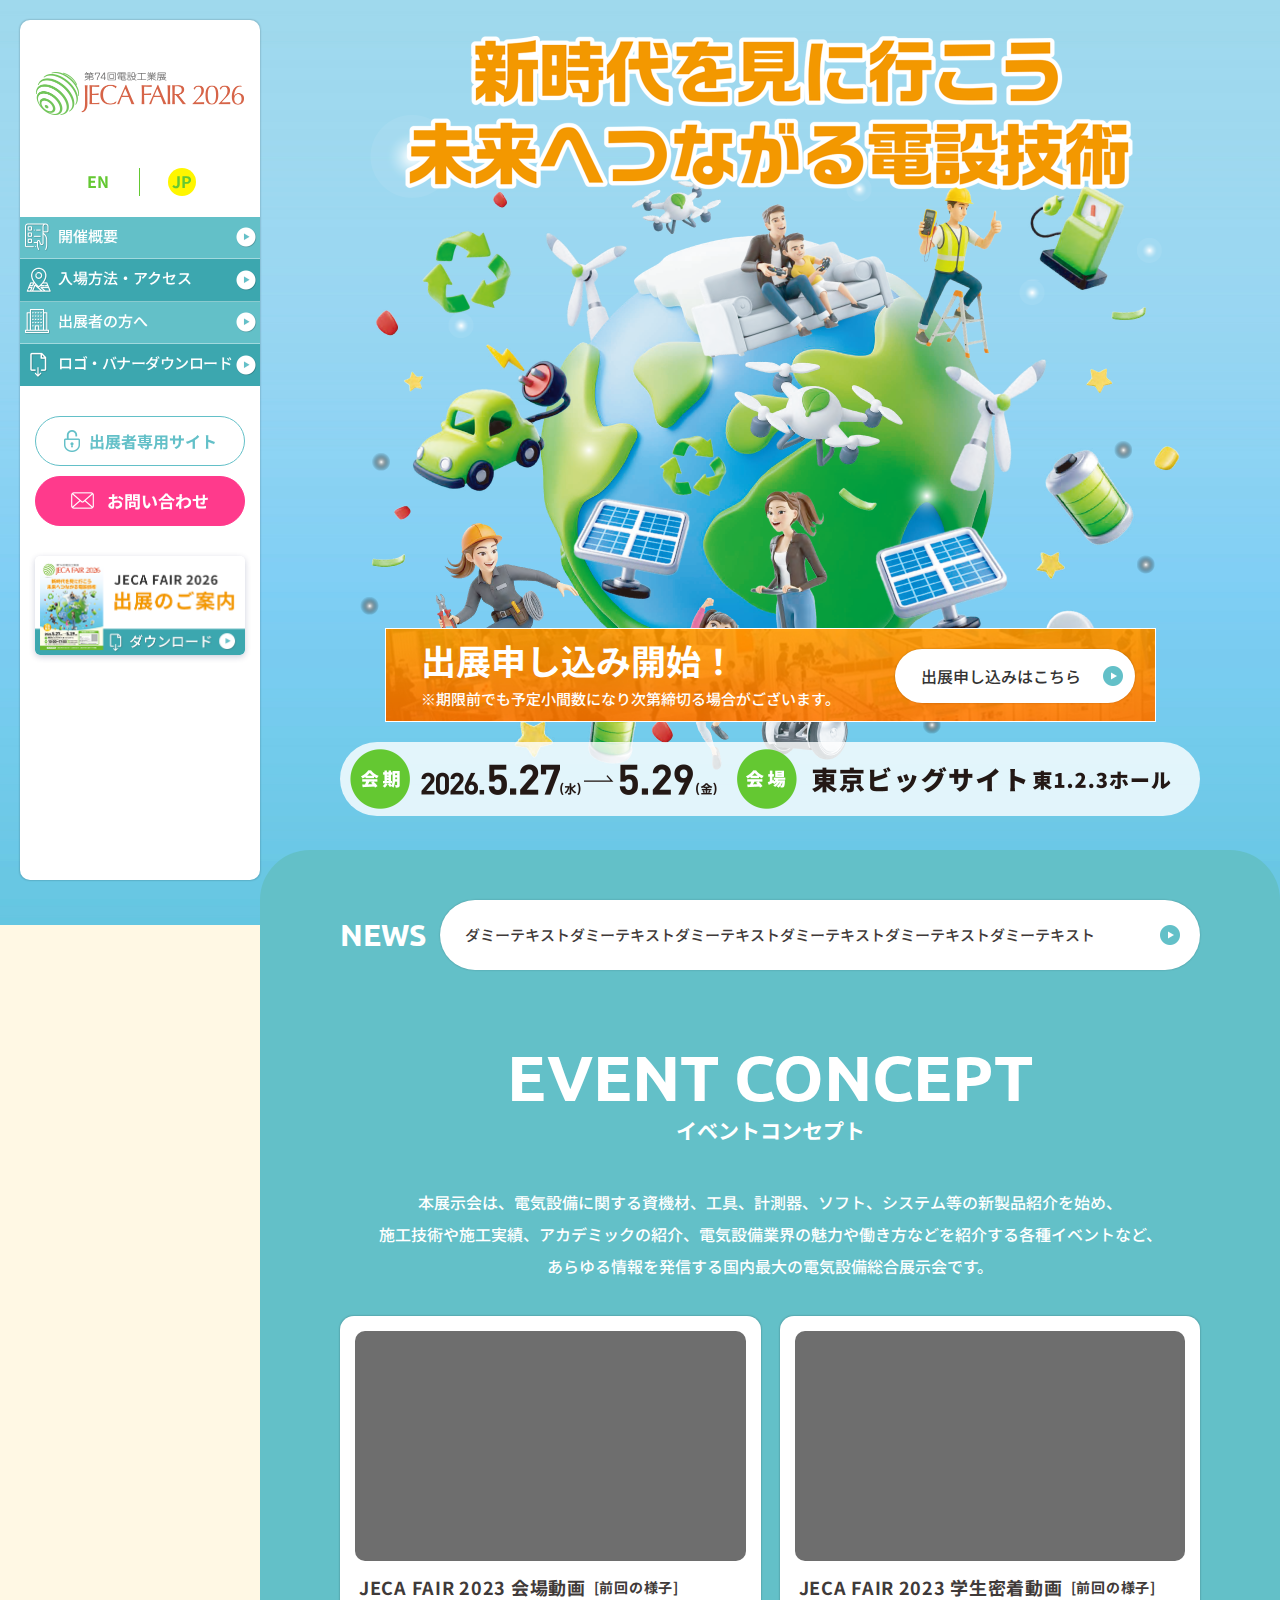
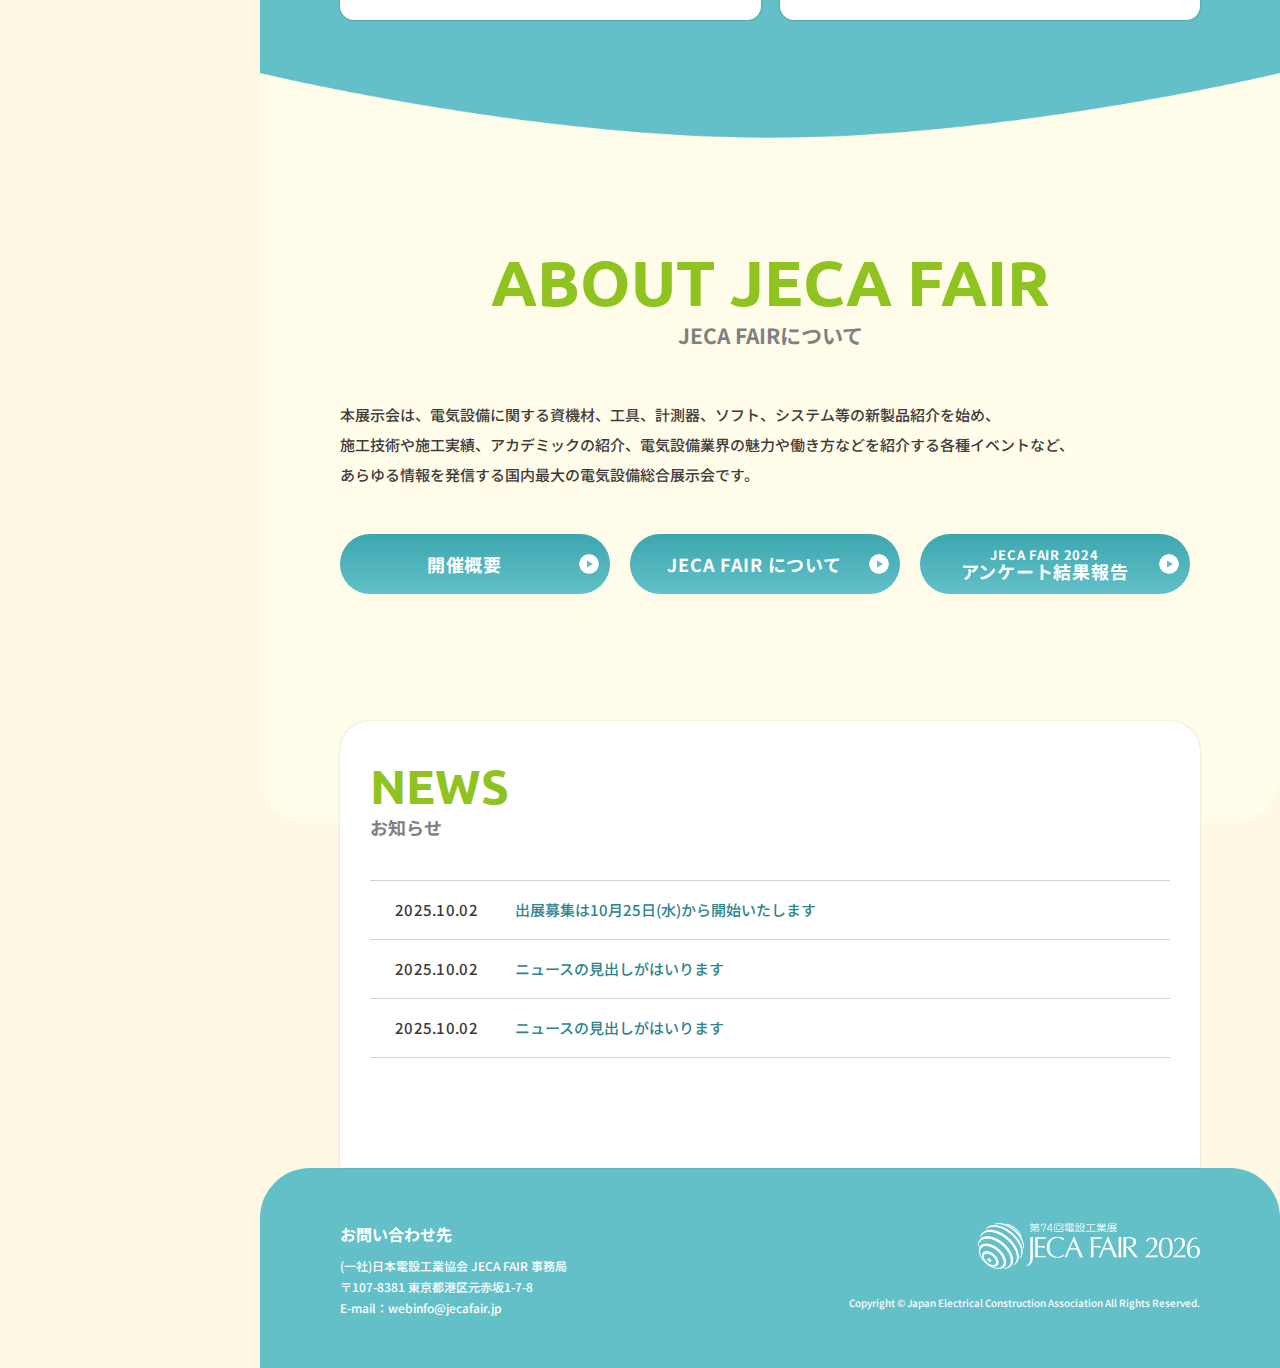
<file: index.html>
<!DOCTYPE html>
<html lang="ja">

<head>
  <meta charset="UTF-8" />
  <meta http-equiv="X-UA-Compatible" content="IE=edge" />
  <title>TOP｜JECA FAIR 2026 ～ 第73回電設工業展 ～</title>
  <meta name="description" content="本会は、電気設備に関する機器・資材・工具と施工技術等に関する日本最大の総合展示会「JECA FAIR 2026 ～第73回電設工業展～」を2024年5月28日（水）から30日（金）までの3日間、インテックス大阪（2・3・4・5号館）において開催いたします。" />
  <meta name="viewport" content="width=device-width, initial-scale=1" />
  <meta name="format-detection" content="telephone=no" />
  <meta property="og:title" content="JECA FAIR 2026 ～ 第73回電設工業展 ～" />
  <meta property="og:type" content="website" />
  <meta property="og:url" content="https://www.jecafair.jp/" />
  <meta property="og:image" content="" />
  <meta property="og:description" content="本会は、電気設備に関する機器・資材・工具と施工技術等に関する日本最大の総合展示会「JECA FAIR 2026 ～第73回電設工業展～」を2024年5月28日（水）から30日（金）までの3日間、インテックス大阪（2・3・4・5号館）において開催いたします。" />
  <meta property="og:site_name" content="JECA FAIR 2024" />
  <meta name="twitter:card" content="summary" />
  <meta name="twitter:title" content="JECA FAIR 2025 ～ 第73回電設工業展 ～" />
  <meta name="twitter:description" content="本会は、電気設備に関する機器・資材・工具と施工技術等に関する日本最大の総合展示会「JECA FAIR 2025 ～第73回電設工業展～」を2024年5月28日（水）から30日（金）までの3日間、インテックス大阪（2・3・4・5号館）において開催いたします。" />
  <link rel="preconnect" href="https://fonts.googleapis.com" />
  <link rel="preconnect" href="https://fonts.gstatic.com" crossorigin />
  <link href="https://fonts.googleapis.com/css2?family=Noto+Sans+JP:wght@400;500;700;900&family=Roboto:wght@400;700&family=Ubuntu:wght@400;500;700&display=swap" rel="stylesheet" />
  <link rel="stylesheet" href="/css/destyle.css" />
  <link rel="stylesheet" href="/css/style.css" />
</head>

<body id="top">
  <header id="header">
    <div class="header-aside">
      <div class="h-scroll">
        <div class="logo">
          <a href="/">
            <img src="./img/h_logo.png" width="208" alt="JACA FAIR 2026" />
          </a>
        </div>
        <div id="toggle-menu">
          <div class="hamburger"><span></span><span></span><span></span><span></span></div>
        </div>
        <nav id="gnav">
          <ul class="langs">
            <li><a href="/en/">EN</a></li>
            <li class="active"><a href="/">JP</a></li>
          </ul>
          <ul class="menu">
            <li>
              <a href="/outline/" class="ic-nav1">開催概要</a>
              <span class="j-heading"></span>
              <ul class="submenu j-content">
                <li><a href="/outline/about.html">JECA FAIRについて</a></li>
                <li>
                  <a href="/outline/enquete2022.html">JECA FAIR 2022 <br class="pc" />アンケート結果</a>
                </li>
              </ul>
            </li>
            <li>
              <a href="/access/" class="ic-nav2">入場方法・アクセス</a>
              <span class="j-heading"></span>
              <ul class="submenu j-content">
                <li><a href="/access/">会場へのアクセス</a></li>
                <li><a href="/access/admission.html">入場方法</a></li>
                <li>
                  <a href="/access/guideline.html">感染症対策への<br class="pc" />ご協力のお願い</a>
                </li>
                <li>
                  <a href="/access/emergency.html">災害発生時における<br class="pc" />ホール内放送と<br />避難経路について</a>
                </li>
              </ul>
            </li>
            <li>
              <a href="/apply/" class="ic-nav3">出展者の方へ</a>
              <span class="j-heading"></span>
              <ul class="submenu j-content">
                <li><a href="/apply/">出展の申し込み方法</a></li>
              </ul>
            </li>
            <li><a href="/event/concours.html" class="ic-nav4">ロゴ・バナーダウンロード</a></li>
          </ul>
          <div class="others">
            <a href="https://www.jecafair.jp/exhibition/exhibitors/login" class="btn btn_green" target="_blank"><span class="ic-key">出展者専用サイト</span></a>
            <a href="mailto:webinfo@jecafair.jp" class="btn btn_orange"><span class="ic-mail">お問い合わせ</span></a>
            <a href="#" class="btn_download">
              <img src="./img/btn1.png" alt="JACA FAIR 2026 出展のご案内" />
            </a>
          </div>
        </nav>
      </div>
    </div>
  </header>
  <!-- header -->
  <main id="main">
    <!-- mainvisual -->
    <section id="idx_mainvisual">
      <div class="mainvisual_bg">
        <div class="mainvisual_main">
          <div class="wrap">
            <h1 class="mainvisual_title"><img src="./img/mainvisual_title.png" width="860" alt="" /></h1>
            <div class="mainvisual_in">
              <div class="mainvisual_row">
                <div class="mainvisual_block">
                  <p class="title">出展申し込み開始！</p>
                  <p class="text"><span class="note">※期限前でも予定小間数になり<br class="sp">次第締切る場合がございます。</span></p>
                </div>
                <p class="mainvisual_btn wo">
                  <a href="#">出展申し込みはこちら</a>
                </p>
              </div>
              <ul class="mainvisual_content">
                <li class="mainvisual_item">
                  <picture>
                    <source srcset="./img/top/main_btn1_sp.png" media="(max-width: 768px)" />
                    <img src="./img/top/main_btn1.png" width="367" height="60" alt="" />
                  </picture>
                </li>
                <li class="mainvisual_item">
                  <img src="./img/top/main_btn2.png" width="434" height="60" alt="" />
                </li>
              </ul>
            </div>
            <figure class="mainvisual_obj obj01"><img src="./img/top/icon1.png" width="100" height="100" alt="" /></figure>
            <figure class="mainvisual_obj obj02"><img src="./img/top/icon2.png" width="110" height="110" alt="" /></figure>
            <figure class="mainvisual_obj obj03"><img src="./img/top/icon3.png" width="100" height="100" alt="" /></figure>
            <figure class="mainvisual_obj obj04"><img src="./img/top/icon4.png" width="140" height="140" alt="" /></figure>
          </div>
        </div>
      </div>
    </section>
    <!-- event -->
    <section class="newsFeed">
      <div class="wrap">
        <div class="newsFeed_block">
          <div class="block_head">
            <p class="block_title en">NEWS</p>
          </div>
          <div class="block_content">
            <a href="#">
              <p class="block_text">ダミーテキストダミーテキストダミーテキストダミーテキストダミーテキストダミーテキスト</p>
            </a>
          </div>
        </div>
      </div>
    </section>
    <section class="event">
      <div class="wrap">
        <h2 class="h_title"><span class="en">EVENT CONCEPT</span>イベントコンセプト</h2>
        <div class="event_content">
          <p class="event_desc">本展示会は、電気設備に関する資機材、工具、計測器、ソフト、システム等の新製品紹介を始め、<br />施工技術や施工実績、アカデミックの紹介、電気設備業界の魅力や働き方などを紹介する各種イベントなど、<br />あらゆる情報を発信する国内最大の電気設備総合展示会です。</p>
          <div class="event_movie">
            <ul class="movie_list">
              <li class="item">
                <a href="#">
                  <div class="movie_video"></div>
                  <h3 class="movie_title">JECA FAIR 2023 会場動画<span>[前回の様子]</span></h3>
                </a>
              </li>
              <li class="item">
                <a href="#">
                  <div class="movie_video"></div>
                  <h3 class="movie_title">JECA FAIR 2023 学生密着動画<span>[前回の様子]</span></h3>
                </a>
              </li>
            </ul>
          </div>
        </div>
      </div>
    </section>
    <!-- news -->
    <section class="about_jaca">
      <div class="wrap">
        <h2 class="h_title"><span class="en">ABOUT JECA FAIR</span>JECA FAIRについて</h2>
        <div class="about_block">
          <p class="block_text">本展示会は、電気設備に関する資機材、工具、計測器、ソフト、システム等の新製品紹介を始め、<br />施工技術や施工実績、アカデミックの紹介、電気設備業界の魅力や働き方などを紹介する各種イベントなど、<br />あらゆる情報を発信する国内最大の電気設備総合展示会です。</p>
          <ul class="block_list">
            <li class="item">
              <a href="#">開催概要</a>
            </li>
            <li class="item">
              <a href="#">JECA FAIR について</a>
            </li>
            <li class="item">
              <a href="#"><span>JECA FAIR 2024</span>アンケート結果報告</a>
            </li>
          </ul>
        </div>
      </div>
    </section>
    <!-- news -->
    <section class="news">
      <div class="wrap">
        <div class="news_block">
          <h2 class="h_title"><span class="en">NEWS</span>お知らせ</h2>
          <ul class="news_list">
            <li class="news_item">
              <a href="#">
                <span class="news_date">2025.10.02</span>
                <p class="news_txt">出展募集は10月25日(水)から開始いたします</p>
              </a>
            </li>
            <li class="news_item">
              <a href="#">
                <span class="news_date">2025.10.02</span>
                <p class="news_txt">ニュースの見出しがはいります</p>
              </a>
            </li>
            <li class="news_item">
              <a href="#">
                <span class="news_date">2025.10.02</span>
                <p class="news_txt">ニュースの見出しがはいります</p>
              </a>
            </li>
            <!-- <li class="news_item">
              <a href="#">
                <span class="news_date">2025.10.02</span>
                <p class="news_txt">ダミーテキストダミーテキストダミーテキストダミーテキストダミーテキストダミーテキストダミーテキストダミーテキストダミーテキストダミーテキスト</p>
              </a>
            </li> -->
          </ul>
        </div>
      </div>
    </section>
    <!-- footer -->
    <footer id="f_footer">
      <div class="wrap">
        <div class="footer_block">
          <p class="f_logo">
            <a href="./"><img src="./img/logo/f_logo.png" width="222" alt="JACA FAIR 2026" /></a>
          </p>
          <div class="f_info">
            <p class="f_info_title">お問い合わせ先</p>
            <div class="f_info_txt">
              <p>(一社)日本電設工業協会 JECA FAIR 事務局</p>
              <p>〒107-8381 東京都港区元赤坂1-7-8</p>
              <p><a href="mailto:webinfo@jecafair.jp ">E-mail：webinfo@jecafair.jp</a></p>
            </div>
          </div>
          <address class="f_info_address">Copyright © Japan Electrical Construction Association All Rights Reserved.</address>
        </div>
      </div>
    </footer>
    <!-- footer -->
  </main>
  <!-- main -->
  <!-- <div id="vid_1" class="modal_body">
    <div class="modal_main">
      <div class="modal_content">
        <div class="modal_close">閉じる</div>
        <video id="vid" autoplay muted playsinline controls>
          <source src="/video/JECAFAIR2022_FINAL.mp4" type="video/mp4">
        </video>
      </div>
    </div>
  </div> -->
  <script src="/js/jquery-3.7.1.min.js"></script>
  <script src="/js/main.js"></script>
</body>

</html>
</file>
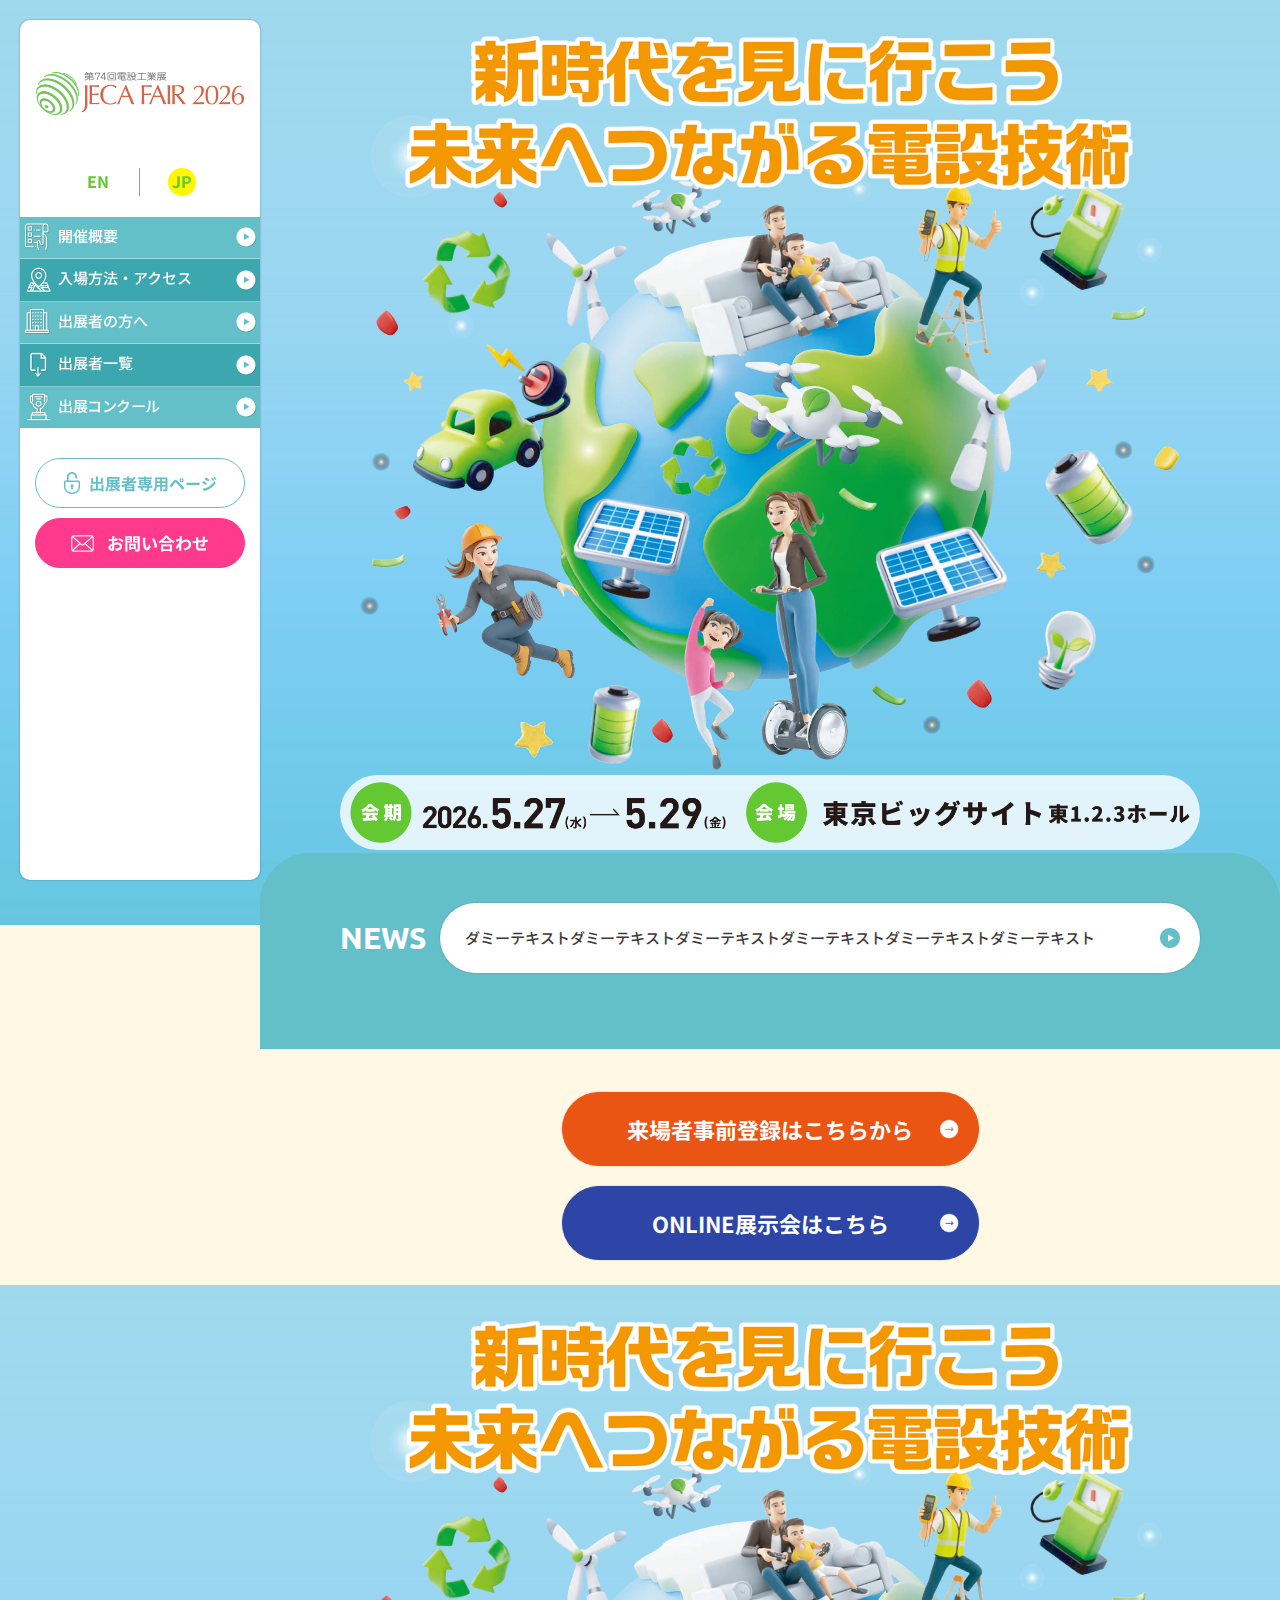
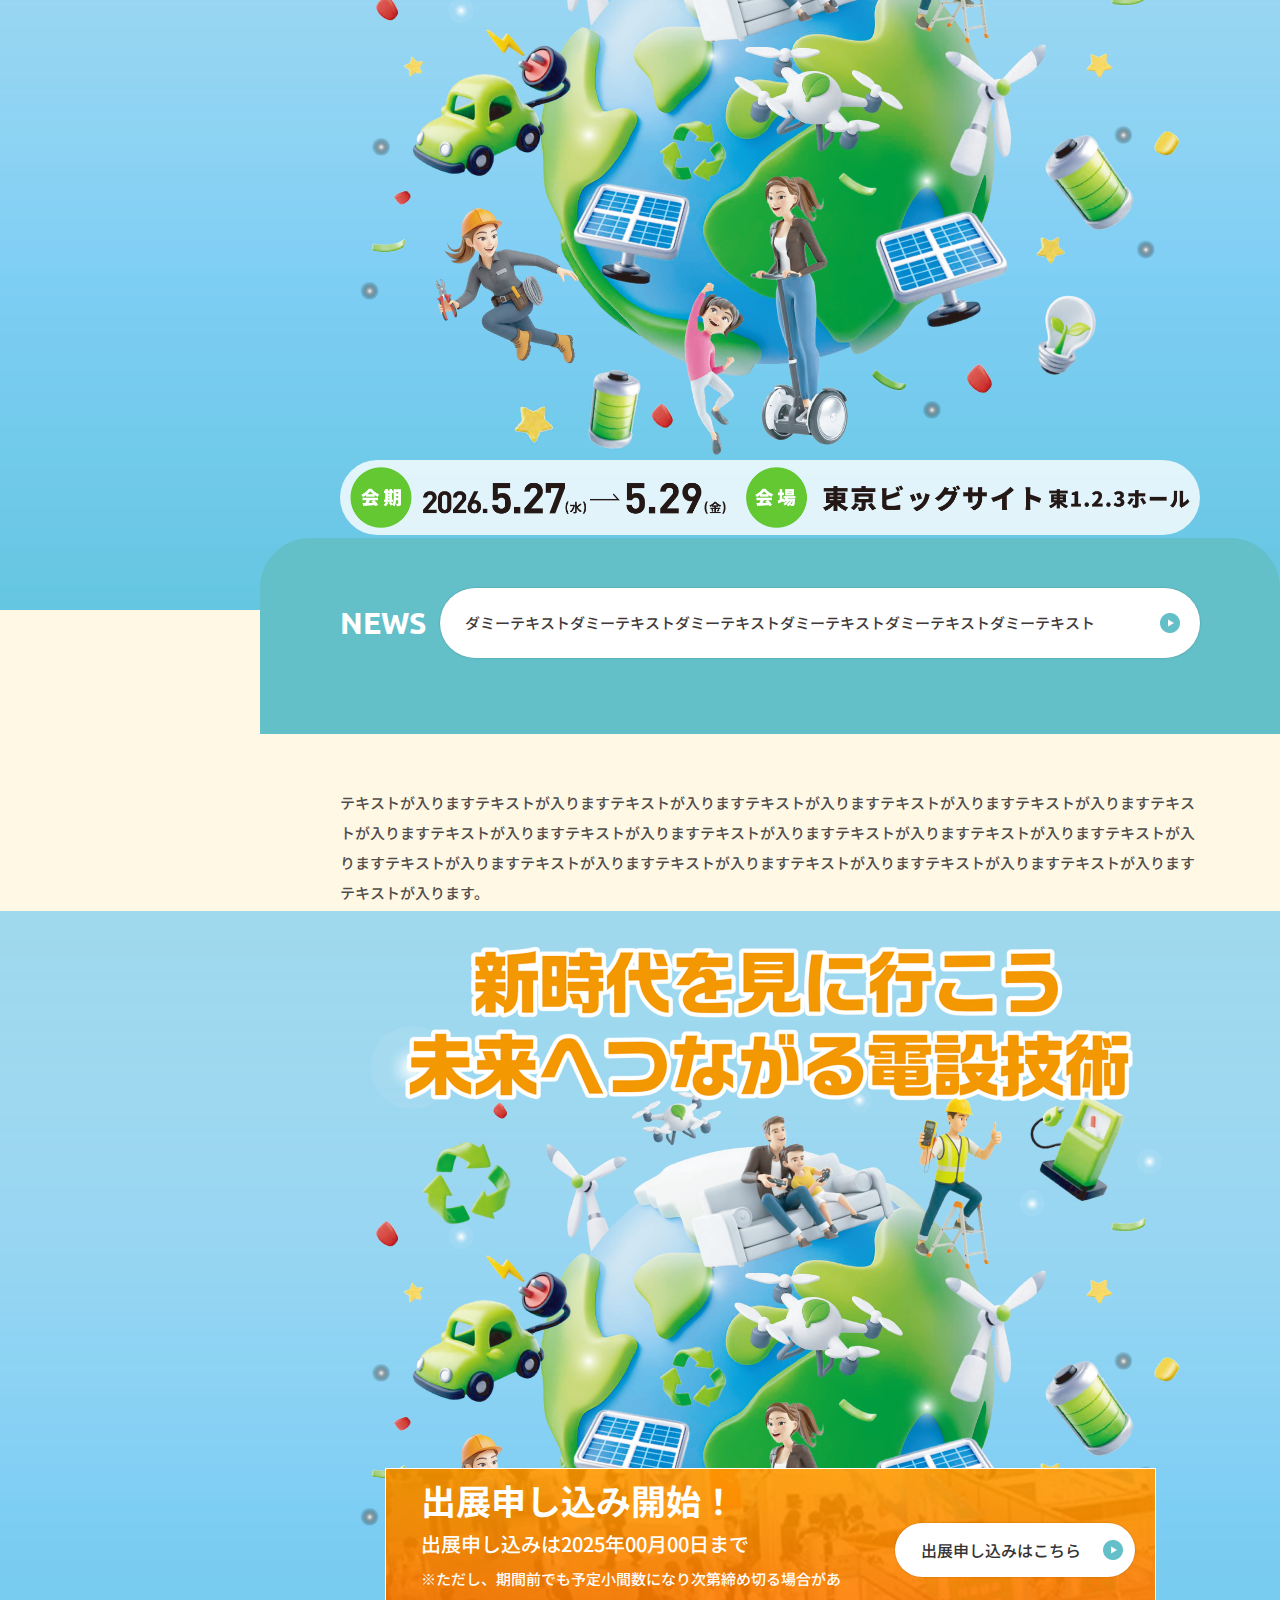
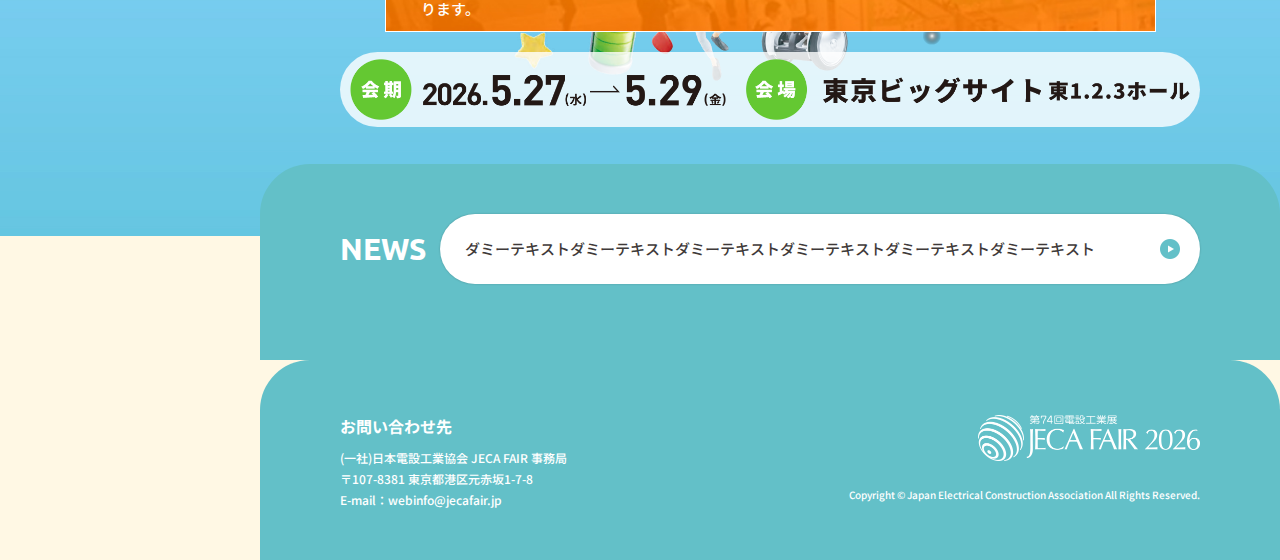
<file: index_parts.html>
<!DOCTYPE html>
<html lang="ja">

<head>
  <meta charset="UTF-8" />
  <meta http-equiv="X-UA-Compatible" content="IE=edge" />
  <title>TOP｜JECA FAIR 2025 ～ 第73回電設工業展 ～</title>
  <meta name="description" content="本会は、電気設備に関する機器・資材・工具と施工技術等に関する日本最大の総合展示会「JECA FAIR 2025 ～第73回電設工業展～」を2024年5月28日（水）から30日（金）までの3日間、インテックス大阪（2・3・4・5号館）において開催いたします。" />
  <meta name="viewport" content="width=device-width, initial-scale=1" />
  <meta name="format-detection" content="telephone=no" />
  <meta property="og:title" content="JECA FAIR 2025 ～ 第73回電設工業展 ～" />
  <meta property="og:type" content="website" />
  <meta property="og:url" content="https://www.jecafair.jp/" />
  <meta property="og:image" content="" />
  <meta property="og:description" content="本会は、電気設備に関する機器・資材・工具と施工技術等に関する日本最大の総合展示会「JECA FAIR 2025 ～第73回電設工業展～」を2024年5月28日（水）から30日（金）までの3日間、インテックス大阪（2・3・4・5号館）において開催いたします。" />
  <meta property="og:site_name" content="JECA FAIR 2024" />
  <meta name="twitter:card" content="summary" />
  <meta name="twitter:title" content="JECA FAIR 2025 ～ 第73回電設工業展 ～" />
  <meta name="twitter:description" content="本会は、電気設備に関する機器・資材・工具と施工技術等に関する日本最大の総合展示会「JECA FAIR 2025 ～第73回電設工業展～」を2024年5月28日（水）から30日（金）までの3日間、インテックス大阪（2・3・4・5号館）において開催いたします。" />
  <link rel="preconnect" href="https://fonts.googleapis.com" />
  <link rel="preconnect" href="https://fonts.gstatic.com" crossorigin />
  <link href="https://fonts.googleapis.com/css2?family=Noto+Sans+JP:wght@400;500;700;900&family=Roboto:wght@400;700&family=Ubuntu:wght@400;500;700&display=swap" rel="stylesheet" />
  <link rel="stylesheet" href="/css/destyle.css" />
  <link rel="stylesheet" href="/css/style.css" />
</head>

<body id="top" class="p_indexparts">
  <header id="header">
    <div class="header-aside">
      <div class="h-scroll">
        <div class="logo">
          <a href="/">
            <img src="./img/h_logo.png" width="208" alt="JACA FAIR 2024" />
          </a>
        </div>
        <div id="toggle-menu">
          <div class="hamburger"><span></span><span></span><span></span><span></span></div>
        </div>
        <nav id="gnav">
          <ul class="langs">
            <li><a href="/en/">EN</a></li>
            <li class="active"><a href="/">JP</a></li>
          </ul>
          <ul class="menu">
            <li>
              <a href="/outline/" class="ic-nav1">開催概要</a>
              <span class="j-heading"></span>
              <ul class="submenu j-content">
                <li><a href="/outline/about.html">JECA FAIRについて</a></li>
                <li>
                  <a href="/outline/enquete2022.html">JECA FAIR 2022 <br class="pc" />アンケート結果</a>
                </li>
              </ul>
            </li>
            <li>
              <a href="/access/" class="ic-nav2">入場方法・アクセス</a>
              <span class="j-heading"></span>
              <ul class="submenu j-content">
                <li><a href="/access/">会場へのアクセス</a></li>
                <li><a href="/access/admission.html">入場方法</a></li>
                <li>
                  <a href="/access/guideline.html">感染症対策への<br class="pc" />ご協力のお願い</a>
                </li>
                <li>
                  <a href="/access/emergency.html">災害発生時における<br class="pc" />ホール内放送と<br />避難経路について</a>
                </li>
              </ul>
            </li>
            <li>
              <a href="/apply/" class="ic-nav3">出展者の方へ</a>
              <span class="j-heading"></span>
              <ul class="submenu j-content">
                <li><a href="/apply/">出展の申し込み方法</a></li>
              </ul>
            </li>
            <li>
              <a href="/exhibitor/" class="ic-nav4">出展者一覧</a>
              <span class="j-heading"></span>
              <ul class="submenu j-content">
                <li><a href="/exhibitor/">出展者一覧</a></li>
                <li><a href="/online/">ONLINE展示会</a></li>
                <li>
                  <a href="/event/seminar.html">出展者プレゼン<br class="pc" />テーションセミナー</a>
                </li>
              </ul>
            </li>
            <li><a href="/event/concours.html" class="ic-nav5">出展コンクール</a></li>
          </ul>
          <div class="others">
            <!-- <a href="#" class="questions"><span>よくあるご質問</span></a> -->
            <a href="https://www.jecafair.jp/exhibition/exhibitors/login" class="btn btn_green" target="_blank"><span class="ic-key">出展者専用ページ</span></a>
            <a href="mailto:webinfo@jecafair.jp" class="btn btn_orange"><span class="ic-mail">お問い合わせ</span></a>
          </div>
        </nav>
      </div>
    </div>
  </header>
  <!-- header -->
  <main id="main">
    <!-- mainvisual -->
    <section id="idx_mainvisual">
      <div class="mainvisual_bg">
        <div class="mainvisual_main">
          <div class="wrap">
            <h1 class="mainvisual_title"><img src="./img/mainvisual_title.png" width="884" alt="" /></h1>
            <ul class="mainvisual_content">
              <li class="mainvisual_item">
                <img src="./img/top/main_btn1.png" alt="" />
              </li>
              <li class="mainvisual_item">
                <img src="./img/top/main_btn2.png" alt="" />
              </li>
            </ul>
            <figure class="mainvisual_obj obj01"><img src="./img/top/icon1.png" width="100" height="100" alt="" /></figure>
            <figure class="mainvisual_obj obj02"><img src="./img/top/icon2.png" width="110" height="110" alt="" /></figure>
            <figure class="mainvisual_obj obj03"><img src="./img/top/icon3.png" width="100" height="100" alt="" /></figure>
            <figure class="mainvisual_obj obj04"><img src="./img/top/icon4.png" width="140" height="140" alt="" /></figure>
          </div>
        </div>
      </div>
    </section>
    <!-- mainvisual -->
    <section class="newsFeed">
      <div class="wrap">
        <div class="newsFeed_block">
          <div class="block_head">
            <p class="block_title en">NEWS</p>
          </div>
          <div class="block_content">
            <a href="#">
              <p class="block_text">ダミーテキストダミーテキストダミーテキストダミーテキストダミーテキストダミーテキスト</p>
            </a>
          </div>
        </div>
      </div>
    </section>
    <!-- news feed -->
    <section id="idx_mainvisual">
      <div class="mainvisual_wrap">
        <div class="wrap">
          <div class="mainvisual_button">
            <p class="mainvisual_btn orange">
              <a href="#">来場者事前登録はこちらから</a>
            </p>
            <p class="mainvisual_btn blue">
              <a href="#">ONLINE展示会はこちら</a>
            </p>
          </div>
        </div>
      </div>
    </section>
    <!-- mainvisual -->
    <section id="idx_mainvisual">
      <div class="mainvisual_bg">
        <div class="mainvisual_main">
          <div class="wrap">
            <h1 class="mainvisual_title"><img src="./img/mainvisual_title.png" width="884" alt="" /></h1>
            <ul class="mainvisual_content">
              <li class="mainvisual_item">
                <img src="./img/top/main_btn1.png" alt="" />
              </li>
              <li class="mainvisual_item">
                <img src="./img/top/main_btn2.png" alt="" />
              </li>
            </ul>
            <figure class="mainvisual_obj obj01"><img src="./img/top/icon1.png" width="100" height="100" alt="" /></figure>
            <figure class="mainvisual_obj obj02"><img src="./img/top/icon2.png" width="110" height="110" alt="" /></figure>
            <figure class="mainvisual_obj obj03"><img src="./img/top/icon3.png" width="100" height="100" alt="" /></figure>
            <figure class="mainvisual_obj obj04"><img src="./img/top/icon4.png" width="140" height="140" alt="" /></figure>
          </div>
        </div>
      </div>
    </section>
    <!-- mainvisual -->
    <section class="newsFeed">
      <div class="wrap">
        <div class="newsFeed_block">
          <div class="block_head">
            <p class="block_title en">NEWS</p>
          </div>
          <div class="block_content">
            <a href="#">
              <p class="block_text">ダミーテキストダミーテキストダミーテキストダミーテキストダミーテキストダミーテキスト</p>
            </a>
          </div>
        </div>
      </div>
    </section>
    <!-- news feed -->
    <section id="idx_mainvisual">
      <div class="mainvisual_wrap">
        <div class="wrap">
          <p class="mainvisual_text">テキストが入りますテキストが入りますテキストが入りますテキストが入りますテキストが入りますテキストが入りますテキストが入りますテキストが入りますテキストが入りますテキストが入りますテキストが入りますテキストが入りますテキストが入りますテキストが入りますテキストが入りますテキストが入りますテキストが入りますテキストが入りますテキストが入りますテキストが入ります。　</p>
        </div>
      </div>
    </section>
    <!-- mainvisual -->
    <section id="idx_mainvisual">
      <div class="mainvisual_bg">
        <div class="mainvisual_main">
          <div class="wrap">
            <h1 class="mainvisual_title"><img src="./img/mainvisual_title.png" width="884" alt="" /></h1>
            <div class="mainvisual_in">
              <div class="mainvisual_row">
                <div class="mainvisual_block">
                  <p class="title">出展申し込み開始！</p>
                  <p class="text">出展申し込みは2025年00月00日まで<span class="note">※ただし、期間前でも予定小間数になり次第締め切る場合があります。</span></p>
                </div>
                <p class="mainvisual_btn wo">
                  <a href="#">出展申し込みはこちら</a>
                </p>
              </div>
              <ul class="mainvisual_content">
                <li class="mainvisual_item">
                  <img src="./img/top/main_btn1.png" alt="" />
                </li>
                <li class="mainvisual_item">
                  <img src="./img/top/main_btn2.png" alt="" />
                </li>
              </ul>
            </div>
            <figure class="mainvisual_obj obj01"><img src="./img/top/icon1.png" width="100" height="100" alt="" /></figure>
            <figure class="mainvisual_obj obj02"><img src="./img/top/icon2.png" width="110" height="110" alt="" /></figure>
            <figure class="mainvisual_obj obj03"><img src="./img/top/icon3.png" width="100" height="100" alt="" /></figure>
            <figure class="mainvisual_obj obj04"><img src="./img/top/icon4.png" width="140" height="140" alt="" /></figure>
          </div>
        </div>
      </div>
    </section>
    <!-- mainvisual -->
    <section class="newsFeed">
      <div class="wrap">
        <div class="newsFeed_block">
          <div class="block_head">
            <p class="block_title en">NEWS</p>
          </div>
          <div class="block_content">
            <a href="#">
              <p class="block_text">ダミーテキストダミーテキストダミーテキストダミーテキストダミーテキストダミーテキスト</p>
            </a>
          </div>
        </div>
      </div>
    </section>
    <!-- news feed -->
    <!-- footer -->
    <footer id="f_footer">
      <div class="wrap">
        <div class="footer_block">
          <p class="f_logo">
            <a href="./"><img src="./img/logo/f_logo.png" width="222" alt="JACA FAIR 2026" /></a>
          </p>
          <div class="f_info">
            <p class="f_info_title">お問い合わせ先</p>
            <div class="f_info_txt">
              <p>(一社)日本電設工業協会 JECA FAIR 事務局</p>
              <p>〒107-8381 東京都港区元赤坂1-7-8</p>
              <p><a href="mailto:webinfo@jecafair.jp ">E-mail：webinfo@jecafair.jp</a></p>
            </div>
          </div>
          <address class="f_info_address">Copyright © Japan Electrical Construction Association All Rights Reserved.</address>
        </div>
      </div>
    </footer>
    <!-- footer -->
  </main>
  <!-- main -->
  <!-- <div id="vid_1" class="modal_body">
    <div class="modal_main">
      <div class="modal_content">
        <div class="modal_close">閉じる</div>
        <video id="vid" autoplay muted playsinline controls>
          <source src="/video/JECAFAIR2022_FINAL.mp4" type="video/mp4">
        </video>
      </div>
    </div>
  </div> -->
  <script src="/js/jquery-3.7.1.min.js"></script>
  <script src="/js/main.js"></script>
</body>

</html>
</file>
<file: css/style.css>
@charset "utf-8";

body {
	font-family: 'Noto Sans JP', sans-serif;
	-webkit-text-size-adjust: 100%;
	background-color: #f6f8f8;
	color: #3f3a39;
	font-size: 16px;
	font-weight: 500;
	line-height: 2;
}
.clearfix:after {
	content: ' ';
	display: block;
	clear: both;
}
*,
*:before,
*:after {
	-moz-box-sizing: border-box;
	-webkit-box-sizing: border-box;
	box-sizing: border-box;
}
.en {
	font-family: 'Ubuntu', sans-serif;
}
img {
	max-width: 100%;
	height: auto;
	image-rendering: -webkit-optimize-contrast;
}
a {
	transition: all 0.3s ease-in-out;
	-webkit-transition: all 0.3s ease-in-out;
	-moz-transition: all 0.3s ease-in-out;
	-o-transition: all 0.3s ease-in-out;
}
.font-bold {
	font-weight: bold;
}
.text-center {
	text-align: center;
}
.text-right {
	text-align: right;
}
/* flex */
.d-flex {
	display: -ms-flexbox;
	display: flex;
}
.flex-wrap {
	-ms-flex-wrap: wrap;
	flex-wrap: wrap;
}
.align-items-center {
	-webkit-box-align: center;
	-ms-flex-align: center;
	align-items: center;
}
.justify-content-between {
	-webkit-box-pack: justify;
	-ms-flex-pack: justify;
	justify-content: space-between;
}
.justify-content-center {
	-webkit-box-pack: center;
	-ms-flex-pack: center;
	justify-content: center;
}
.justify-content-end {
	-webkit-box-pack: flex-end;
	-ms-flex-pack: flex-end;
	justify-content: flex-end;
}
.container {
	max-width: 860px;
	margin: 0 auto;
}
.inner {
	max-width: 860px;
	margin: 0 auto;
}

.wrap {
	width: 96%;
	max-width: 860px;
	margin: 0 auto;
}

@media screen and (max-width: 859px) {
	.container {
		padding: 0 30px;
	}
}
@media screen and (max-width: 767px) {
	.container {
		padding: 0 10px;
	}
	.pc {
		display: none;
	}
}
@media screen and (min-width: 768px) {
	.sp {
		display: none;
	}
}
@media screen and (min-width: 890px) {
	.sp2 {
		display: none;
	}
}

/* header */
@media screen and (max-width: 1250px) {
	#header {
		height: 120px;
	}
}
@media screen and (min-width: 1250px) {
	.fs12 {
		font-size: 12px;
	}
}
.header-top {
	width: 100%;
	background-color: #2c3430;
	color: #fff;
	border-bottom: 1px solid #5a6460;
	color: #fff;
	display: flex;
	align-items: center;
	justify-content: flex-end;
	height: 50px;
	padding: 5px;
	z-index: 11;
}
.langs {
	display: flex;
	width: 170px;
	border-radius: 5px;
	border: 1px solid #fff;
	margin: 0 auto 20px;
	overflow: hidden;
}
.langs li {
	width: 50%;
	border-right: 1px solid #64c832;
}
.langs li:last-child {
	border-right: none;
}
.langs li a {
	display: flex;
	align-items: center;
	justify-content: center;
	width: 28px;
	height: 28px;
	border-radius: 50%;
	line-height: 0.9;
	background-color: transparent;
	color: #64c832;
	font-weight: bold;
	margin: 0 auto;
}
.langs li.active a,
.langs li:hover a {
	background-color: #fff600;
}
@media screen and (min-width: 1251px) {
	.header-top {
		position: fixed;
		left: 0;
		top: 0;
	}
}
@media screen and (min-width: 960px) {
	.langs li:hover a {
		opacity: 1;
	}
}
@media screen and (max-width: 767px) {
	.header-top {
		padding: 5px 10px;
	}
}
/* header-top-nav */
.header-top-nav {
	display: flex;
	align-items: center;
}
.header-top-nav li:not(:first-child) {
	margin-left: 25px;
}
.header-top-nav li a {
	font-size: 14px;
}
.header-top-nav li a span {
	display: block;
	padding: 0 0 0 30px;
}
.ic-faq span {
	background: url(../img/ico1.png) no-repeat left center / 20px;
}
.header-top-nav li.ic-contact a {
	width: 150px;
	height: 40px;
	display: flex;
	align-items: center;
	justify-content: center;
	background-color: #64b428;
	border-radius: 4px;
	font-size: 15px;
	border-bottom: 2px double #8cd246;
	border-right: 2px double #8cd246;
}
.ic-contact span {
	background: url(../img/ico2.png) no-repeat left center / 26px 21px;
}
@media screen and (max-width: 767px) {
	.header-top-nav {
		display: none !important;
	}
}
/* .header-aside */
.header-aside {
	position: relative;
	width: 240px;
	background-color: #fff;
	border-radius: 10px;
	box-shadow: 0px 0px 1.38px 0.62px rgba(0, 0, 0, 0.12);
	z-index: 11;
}
.header-aside .logo {
	border-bottom-right-radius: 12px;
	overflow: hidden;
	margin-bottom: 17px;
}
.header-aside .logo a {
	display: block;
	text-align: center;
	padding: 52px 0 0;
}

@media screen and (min-width: 1251px) {
	.header-aside {
		position: fixed;
		left: 20px;
		top: 20px;
		bottom: 20px;
		/* overflow: hidden; */
	}
}
@media screen and (max-width: 1250px) {
	.header-aside {
		width: 100%;
		height: 70px;
		display: flex;
		align-items: center;
		justify-content: space-between;
		border-left: none;
		border-radius: 0;
		padding: 0 15px;
	}
	.header-aside.is-fixed {
		position: fixed;
		left: 0;
		top: 0;
	}
	.header-aside .logo {
		padding: 0;
		margin-top: 5px;
	}
	.header-aside .logo a {
		display: inline-block;
	}
	.header-aside .logo img {
		width: 200px;
	}
	#toggle-menu {
		width: 60px;
		height: 60px;
		display: flex;
		align-items: center;
		justify-content: center;
		background: #8fc31f;
		border-radius: 0 0 0 9px;
		position: absolute;
		top: 0;
		right: 0;
		transition: all 0.3s ease;
		overflow: hidden;
		cursor: pointer;
	}
	.menu-open #toggle-menu::before {
		content: '';
		width: 100vw;
		height: 100vh;
		position: absolute;
		right: 0;
		top: 50px;
	}
	.hamburger {
		display: block;
		width: 28px;
		height: 21px;
		position: relative;
		transition: 0.5s ease-in-out;
	}
	.hamburger span {
		display: block;
		height: 2px;
		width: 100%;
		background: #fff;
		opacity: 1;
		position: absolute;
		left: 0;
		transform: rotate(0deg);
		transition: 0.25s ease-in-out;
	}
	.hamburger span:nth-child(1) {
		top: 0px;
	}
	.hamburger span:nth-child(2),
	.hamburger span:nth-child(3) {
		top: 9px;
	}
	.hamburger span:nth-child(4) {
		top: 18px;
	}
	.active .hamburger span:nth-child(1) {
		top: 9px;
		width: 0%;
		left: 50%;
	}
	.active .hamburger span:nth-child(2) {
		transform: rotate(45deg);
	}

	.active .hamburger span:nth-child(3) {
		transform: rotate(-45deg);
	}
	.active .hamburger span:nth-child(4) {
		top: 9px;
		width: 0%;
		left: 50%;
	}
}
/* gnav */
#gnav {
	color: #fff;
	padding: 35px 0 0;
}
.menu {
	background-color: #63c0c8;
}
.menu > li {
	background: url(../img/arrow1.png) no-repeat right 3px center / 22px;
	border-bottom: 1px solid rgba(255, 255, 255, 0.4);
	padding: 5px 0;
	position: relative;
}
.menu > li:nth-child(2n) {
	background-color: #3ca7af;
}
.menu > li:last-child {
	border-bottom: none;
}
.menu > li > a {
	font-size: 15px;
	line-height: 1.5;
	display: block;
	border-radius: 5px;
	padding: 3px 10px 6px 32px;
	position: relative;
}
.menu > li:last-child a {
	letter-spacing: -0.5px;
}
.ic-nav1 {
	background: url(../img/nav1.png) no-repeat left 5px center / 28px;
}
.ic-nav2 {
	background: url(../img/nav2.png) no-repeat left 5px center / 28px;
}
.ic-nav3 {
	background: url(../img/nav3.png) no-repeat left 5px center / 28px;
}
.ic-nav4 {
	background: url(../img/nav4.png) no-repeat left 5px center / 28px;
}
.ic-nav5 {
	background: url(../img/nav5.png) no-repeat left 5px center / 28px;
}
.ic-nav6 {
	background: url(../img/nav6.png) no-repeat left 5px center / 28px;
}
#gnav .others {
	background: #fff;
	padding: 30px 15px;
	text-align: center;
}
#gnav .others .btn {
	width: 100%;
}
.btn_download {
	display: block;
	margin: 30px 0 0;
}
.btn_download img {
	border-radius: 5px;
	box-shadow: 0px 2px 6px 0 rgb(0 20 80 / 20%);
}
#gnav .questions {
	font-size: 14px;
	font-weight: 700;
	color: #3f3a39;
	display: inline-block;
	padding-left: 27px;
	margin-bottom: 16px;
	position: relative;
}
#gnav .questions::before {
	content: '';
	position: absolute;
	width: 16px;
	height: 16px;
	left: 0;
	top: 50%;
	transform: translateY(-50%);
	background: url(../img/ico1.png) no-repeat center center / 100% auto;
}
.gnav-btn {
	padding: 40px 0;
	/* margin: 39px 0 0; */
	text-align: center;
}
.gnav-btn a {
	display: block;
}
@media screen and (max-width: 1250px) {
	#gnav {
		position: absolute;
		left: 0;
		top: 100%;
		width: 100%;
		height: calc(100vh - 70px);
		padding: 55px 20px 50px;
		overflow: auto;
		-webkit-overflow-scrolling: touch;
		border-radius: 0;
		background: #8fc31f;
		transform: translateX(-110%);
		transition: transform 0.8s cubic-bezier(0.215, 0.61, 0.355, 1);
	}
	.menu-open #gnav {
		transform: translateX(0%);
	}
	.menu > li:first-child,
	.menu > li:first-child > a {
		border-radius: 0;
	}

	.menu > li > a {
		padding: 13px 50px 14px 38px;
	}
	.menu .j-heading {
		position: absolute;
		left: 0;
		top: 4px;
		width: 100%;
		height: 51px;
	}
	.menu .j-heading::after {
		content: '';
		width: 30px;
		height: 30px;
		background: url(../img/plus.png) no-repeat center / cover;
		position: absolute;
		right: 15px;
		top: 50%;
		transform: translateY(-50%);
	}
	.menu .j-heading.is-open::after {
		background: url(../img/mins.png) no-repeat center / cover;
	}
	.gnav-btn {
		margin: 14px 6px 0;
	}
	.gnav-btn img {
		width: 348px;
	}
}
/* submenu */
.submenu {
	background-color: #2b342f;
}
.submenu li {
	border-bottom: 1px solid rgb(255 255 255 / 20%);
}
.submenu a {
	display: block;
	font-size: 14px;
	padding: 11px 30px 11px 17px;
	position: relative;
	background: url(../img/arrow2.png) no-repeat right 15px top 15px / 15px 15px;
}
@media screen and (min-width: 960px) {
	.menu > li > a:hover {
		/* background-color: #7bb206; */
		opacity: 0.7;
	}
	.header-aside a:hover,
	.header-top-nav a:hover {
		opacity: 0.7;
	}
}
@media screen and (min-width: 1251px) {
	.submenu {
		background-color: transparent;
		position: absolute;
		left: 100%;
		top: 0;
		width: 245px;
		border-radius: 0 12px 12px 0;
		overflow: hidden;
		visibility: hidden;
		opacity: 0;
		transition: 0.3s;
	}
	.submenu li {
		background-color: rgb(45 61 63 / 90%);
	}
	.menu > li:hover .submenu {
		visibility: visible;
		opacity: 1;
	}
	.menu > li:first-child .submenu {
		top: 12px;
	}
}
@media screen and (max-width: 1250px) {
	.submenu {
		display: none;
	}
}
/* btn */
.btn {
	display: flex;
	align-items: center;
	justify-content: center;
	text-align: center;
	width: 210px;
	height: 50px;
	border-radius: 25px;
	border: 1px solid #63c0c8;
	background-color: #fff;
	color: #63c0c8;
	font-size: 16px;
	font-weight: bold;
	margin: 0 auto 10px;
}
.ic-key {
	padding-left: 25px;
	background: url(../img/ico3.png) no-repeat left center / 16px 22px;
	transition: background 0.3s;
}
.ic-mail {
	padding-left: 36px;
	background: url(../img/ico2.png) no-repeat left center / 23px 17px;
	transition: background 0.3s;
}

.btn_orange {
	background: #ff3a8c;
	border: 1px solid #ff3a8c;
	color: #fff;
	font-size: 17px;
}

@media screen and (min-width: 960px) {
	.btn_green:hover {
		color: #fff;
		background: linear-gradient(to bottom, #3ca7af 0%, #63c0c8 100%);
		opacity: 1 !important;
	}
	.btn_green:hover .ic-key {
		background: url(../img/ico3_ov.png) no-repeat left center / 16px 22px;
	}
	.btn_orange:hover {
		background: #fff;
		color: #ff3a8c;
		opacity: 1 !important;
	}
	.btn_orange:hover .ic-mail {
		background: url(../img/ico2_ov.png) no-repeat left center / 23px 17px;
	}
}

/* main */
#main {
	padding: 50px 0 0 260px;
	background: #fff8e4;
}
@media screen and (max-width: 1250px) {
	#main {
		padding: 0;
	}
}
@media screen and (max-width: 767px) {
	#main {
		padding-top: 10px;
	}
}
#mainvisual {
	margin: 0 0 0 40px;
	background-color: #fff;
	box-shadow: 0px 0px 6px 0 rgb(0 0 0 / 20%);
	border-radius: 0 0 0 21px;
	overflow: hidden;
}
.mv-top {
	height: 645px;
	background: url(../img/banner.jpg) no-repeat center / cover;
	position: relative;
	overflow: hidden;
}
.mv-top h1 {
	width: 100%;
	text-align: center;
	position: relative;
	z-index: 5;
	animation: blur 2s ease-out;
	-webkit-animation: blur 2s ease-out;
}
.mv-top-box {
	position: relative;
	font-weight: bold;
	z-index: 1;
}
.mv-wrap {
	padding: 15px;
	background-color: rgb(255 255 255 / 90%);
	border-radius: 4px 4px 0 0;
	display: flex;
	flex-wrap: wrap;
	justify-content: space-between;
}
.mv-top-box dl {
	display: flex;
	align-items: center;
	justify-content: center;
}
.is-year {
	font-size: 24px;
}
.large_sz {
	display: inline-block;
	font-size: 49px;
	line-height: 52px;
	color: #0050a0;
}
.large_sz span {
	display: inline-block;
	font-size: 59px;
	line-height: 52px;
	letter-spacing: -0.04em;
}
.is-circle {
	display: inline-flex;
	align-items: center;
	justify-content: center;
	border: 1px solid #0050a0;
	color: #0050a0;
	width: 30px;
	height: 30px;
	border-radius: 50%;
	background-color: #fff;
	font-size: 17px;
	vertical-align: middle;
	position: relative;
	top: -11px;
	margin-left: 5px;
	padding-bottom: 2px;
}
i.arrow {
	display: inline-block;
	width: 17px;
	height: 28px;
	position: relative;
	margin: 0 0 0 5px;
}
i.arrow::before {
	content: '';
	width: 0;
	height: 0;
	border-style: solid;
	border-width: 11.5px 0 11.5px 17px;
	border-color: transparent transparent transparent #0050a0;
	position: absolute;
	left: 0;
}
.special_session_list {
	display: flex;
}
.special_text1 {
	line-height: 0;
	height: 52px;
}
.special_text2 {
	font-size: 20px;
	line-height: 1;
	padding-left: 5px;
}
.special_text2 span {
	font-size: 12px;
	font-weight: 500;
	line-height: 16px;
	letter-spacing: 0.02em;
	display: block;
}
@media screen and (min-width: 768px) {
	.mv-top h1 {
		position: absolute;
		left: 0;
		bottom: 50%;
	}
	.mv-top-box {
		position: absolute;
		bottom: 20px;
		left: 20px;
		right: 20px;
	}
}
@media screen and (min-width: 960px) {
	.mv-top h1 {
		bottom: 188px;
	}
	.mv-top-box {
		bottom: 30px;
		left: 50%;
		transform: translateX(-50%);
		width: 100%;
		max-width: 860px;
	}
}
@media screen and (max-width: 959px) {
	#mainvisual {
		margin: 0 0 60px 30px;
	}
	.mv-top h1 {
		padding: 0 20px;
	}
	.mv-top-box {
		display: block;
	}
	.special_session {
		margin-bottom: 5px;
	}
}
@media screen and (max-width: 767px) {
	#mainvisual {
		margin: 0 10px 30px 0;
		border-radius: 0 9px 9px 0;
	}
	.mv-top {
		height: auto;
		background: url(../img/banner_sp.jpg) no-repeat center / cover;
		padding: 84px 10px 10px;
	}
	.mv-top h1 {
		margin: 0 0 2.6vw;
		padding: 0;
	}
	.mv-top h1 img {
		width: 72.8vw;
	}
	.mv-wrap {
		padding: 10px 0 10px 2.6vw;
		display: block;
	}
	.mv-top-box dl {
		margin: 0;
	}
	.mv-top-box dl.special_session {
		justify-content: flex-start;
		margin-bottom: 10px;
	}
	.special_session_list {
		display: block;
	}
	.special_text1 {
		height: 8vw;
	}
	.special_text2 {
		display: flex;
		flex-wrap: wrap;
		align-items: center;
		padding-left: 0;
		font-size: 6.4vw;
	}
	.special_text2 span {
		font-size: 2.6vw;
		line-height: 1.2;
		padding: 0 0 0 1.3vw;
	}
	.is-year {
		font-size: 4.8vw;
	}
	.large_sz,
	.large_sz span {
		font-size: 9.6vw;
		line-height: 8vw;
		letter-spacing: -0.04em;
	}
	.is-circle {
		top: -2.2vw;
		width: 7.4vw;
		height: 7.4vw;
		margin-left: 1.3vw;
		font-size: 4.5vw;
	}
	i.arrow {
		width: 3.2vw;
		height: 5.8vw;
		margin: 0;
	}
	i.arrow::before {
		border-width: 2.4vw 0 2.4vw 3.2vw;
	}
}
@media screen and (max-width: 480px) {
	.is-year {
		font-size: 4.5vw;
	}
	.large_sz,
	.large_sz span {
		font-size: 9vw;
	}
	.is-circle {
		width: 7vw;
		height: 7vw;
		font-size: 4vw;
	}
	.special_text2 {
		font-size: 6vw;
	}
}
@media screen and (max-width: 330px) {
	.is-year {
		font-size: 4vw;
	}
	.large_sz,
	.large_sz span {
		font-size: 8vw;
	}
	.is-circle {
		width: 6vw;
		height: 6vw;
		font-size: 3vw;
	}
}
/* special_venue */
.special_venue dt,
.special_session dt {
	width: 55px;
	height: 52px;
	background-color: #ff7800;
	color: #fff;
	border-radius: 2px;
	display: flex;
	align-items: center;
	justify-content: center;
	margin: 0 7px 0 0;
	font-size: 14px;
	font-weight: 500;
}
.special_venue dd {
	font-size: 15px;
	line-height: 1.3;
	color: #0050a0;
}
.special_venue dd span {
	display: inline-block;
	font-size: 23px;
}
@media screen and (max-width: 767px) {
	.mv-top-box dl.special_venue {
		justify-content: flex-start;
	}
	.special_venue dt,
	.special_session dt {
		width: 14.6vw;
		height: 6.6vw;
		margin: 0 1.3vw 0 0;
		font-size: 3.4vw;
	}
	.special_session dt {
		height: 14.6vw;
	}
	.special_venue dd {
		font-size: 3.7vw;
	}
	.special_venue dd span {
		font-size: 4.2vw;
		margin: 0 1.3vw 0 0;
	}
}
/* .special_exhibition */
.mv-top-box dl.special_exhibition {
	background-color: rgb(11 90 148 / 90%);
	border-radius: 0 0 4px 4px;
	color: #fff;
	margin: 0;
	padding: 2px 0;
	width: 100%;
}
.special_exhibition dt {
	font-size: 19px;
	font-weight: 500;
}
.special_exhibition dt span {
	display: inline-block;
	padding: 0 30px;
	position: relative;
}
.special_exhibition dt span::before,
.special_exhibition dt span::after {
	content: '';
	width: 20px;
	height: 1px;
	background-color: #fff;
	position: absolute;
	top: 50%;
}
.special_exhibition dt span::before {
	left: 0;
}
.special_exhibition dt span::after {
	right: 0;
}
.special_exhibition dd {
	color: #fff;
	font-size: 16px;
	padding: 0 0 0 20px;
}
.special_exhibition .is-year {
	font-size: 25px;
}
.special_exhibition .large_sz {
	font-size: 31px;
	line-height: 1;
	color: #fff;
}
.special_exhibition .is-circle {
	background-color: transparent;
	border: 1px solid #fff;
	color: #fff;
	width: 25px;
	height: 25px;
	font-size: 12px;
	font-weight: normal;
	margin: 0 4px 0 4px;
	top: -6px;
}
.special_exhibition .arrow {
	margin: 0 -5px 0 0;
}
.special_exhibition .arrow::before {
	border-width: 6px 0 6px 9px;
	bottom: 5px;
	left: 0;
	border-color: transparent transparent transparent #fff;
}
.special_exhibition .is-second {
	position: relative;
	top: -5px;
}
.special_exhibition .is-note {
	margin-left: 10px;
	position: relative;
	top: -5px;
	font-size: 14px;
}
@media screen and (max-width: 767px) {
	.mv-top-box dl.special_exhibition {
		display: block;
		text-align: center;
		padding: 4px 0 2px;
	}
	.special_exhibition dt {
		font-size: 16px;
		line-height: 1.3;
	}
	.special_exhibition dd {
		padding: 0;
	}
	.special_exhibition .is-year {
		font-size: 16px;
	}
	.special_exhibition .arrow {
		margin: 0;
		width: 12px;
		height: 22px;
	}
}
/* feed */
.mv-feed {
	border-radius: 0 0 21px;
	display: flex;
	align-items: center;
	padding: 18px 10px;
}
.mv-feed h3 {
	font-size: 26px;
	font-weight: bold;
	letter-spacing: 0.04em;
	line-height: 1;
	color: #78be32;
	padding: 0 15px;
	margin-bottom: 0;
}
.mv-feed dl {
	width: calc(100% - 106px);
	display: flex;
	align-items: center;
	padding: 0 0 0 15px;
	border-left: 1px solid #78be32;
}
.mv-feed dt {
	width: 80px;
	font-size: 12px;
}
.mv-feed dd {
	width: calc(100% - 80px);
	font-weight: bold;
}
/* .mv-feed a {
  font-weight: bold;
} */
@media screen and (min-width: 960px) {
	.mv-feed a:hover {
		text-decoration: underline;
	}
}
@media screen and (max-width: 767px) {
	.mv-feed {
		border-radius: 0 0 10px;
		display: flex;
		align-items: center;
		padding: 14px 10px;
	}
	.mv-feed h3 {
		font-size: 23px;
		line-height: 35px;
		padding: 0 10px 0 0;
	}
	.mv-feed dl {
		width: calc(100% - 77px);
		display: block;
		padding: 0 0 0 12px;
		line-height: 1.3;
	}
	.mv-feed dt,
	.mv-feed dd {
		width: auto;
	}
}
/* concept */
.box {
	background-color: #fff;
	border-radius: 9px;
	box-shadow: 0 0 4px 0 rgb(0 0 0 / 10%);
	padding: 5px;
}
.event .box {
	width: calc(50% - 20px);
}
.event .box:last-child {
	align-self: flex-start;
}
.is-play {
	display: block;
	position: relative;
	cursor: pointer;
	transition: 0.3s;
}
@media screen and (min-width: 960px) {
	.is-play:hover {
		opacity: 0.9;
	}
}
.is-play::after {
	content: '';
	width: 100%;
	height: 100%;
	position: absolute;
	left: 0;
	top: 0;
	background: url(../img/play.png) no-repeat center / 90px rgb(0 30 50 / 20%);
}
.is-play img {
	border-radius: 9px;
	display: block;
}
.event .is-play,
.event .is-play img {
	height: 100%;
	object-fit: cover;
	object-position: center;
}
.event-concept {
	padding: 40px 60px 30px;
}
.event-concept p {
	line-height: 1.9;
}

/* title */
.title {
	font-size: 18px;
	font-weight: bold;
	line-height: 1.33;
	margin: 0 0 20px;
}
.title span {
	font-size: 43px;
	line-height: 1;
	color: #78be32;
}
.title.is-large_sz span {
	font-size: 63px;
	letter-spacing: 0.06em;
}
.title.is-line {
	margin-bottom: 30px;
	position: relative;
}
.title.is-line::before {
	content: '';
	width: 60px;
	height: 2px;
	background-color: #78be32;
	position: absolute;
	left: 0;
	right: 0;
	top: 100%;
	margin: 12px auto 0;
}
.title.is-white,
.title.is-white span {
	color: #fff;
	text-align: center;
}
.title.is-white::before {
	background-color: #fff;
}
@media screen and (max-width: 767px) {
	.title {
		font-size: 16px;
		margin: 0 0 15px;
	}
	.title span {
		font-size: 34px;
	}
	.title.is-large_sz span {
		font-size: 37px;
		letter-spacing: inherit;
	}
	.title.is-line {
		margin-bottom: 25px;
	}
	.title.is-line::before {
		margin-top: 10px;
	}
}
/* about */
.about {
	position: relative;
	min-height: 575px;
	padding: 100px;
	color: #fff;
	display: flex;
	align-items: center;
	justify-content: center;
}
.about::before {
	position: absolute;
	content: '';
	width: 100%;
	height: 100%;
	background: rgba(40, 40, 40, 0.4);
	top: 0;
	left: 0;
	/* mix-blend-mode: multiply; */
	z-index: 1;
}
.video_box {
	position: absolute;
	top: 0;
	left: 0;
	width: 100%;
	height: 100%;
}
.video_box video {
	width: 100%;
	height: 100%;
	object-fit: cover;
}
.about-cont {
	position: relative;
	z-index: 2;
}
.about p {
	line-height: 2;
	margin: 0 0 30px;
}
@media screen and (max-width: 959px) {
	.about {
		padding: 100px 30px;
	}
}
@media screen and (max-width: 767px) {
	.about {
		padding: 55px 25px;
		min-height: 560px;
	}
	.about p {
		line-height: 1.625;
		margin: 0 0 20px;
	}
}
/* .bnrs */
.bnrs li {
	margin: 10px 20px 10px 0;
}
.btn2 {
	display: flex;
	align-items: center;
	justify-content: center;
	width: 250px;
	max-width: 100%;
	height: 64px;
	border-radius: 32px;
	background: url(../img/arrow1.png) no-repeat right 20px center / 20px #64b428;
	color: #fff;
	border-bottom: 1px solid #287800;
	border-right: 1px solid #287800;
	padding: 0 10px 0 0;
	font-size: 16px;
	line-height: 1.32;
}
.btn2.w-330 {
	width: 330px;
}
.btn2.w-620 {
	width: 620px;
}
.btn2.btn-reverse {
	background: url(../img/arrow3.png) no-repeat right 20px center / 20px #fff;
	color: #64b428;
	border: 1px solid #64b428;
}
.btn2.is-orange {
	background: url(../img/arrow5.png) no-repeat right 20px center / 20px #ff7800;
	border-color: #a03c00;
}
.btn2.is-red {
	background: url(../img/arrow6.png) no-repeat right 20px center / 20px #c80000;
	border-color: #780000;
}
.btn2.is-blue {
	background: url(../img/arrow7.png) no-repeat right 20px center / 20px #00a0dc;
	border-color: #0078b4;
}
.btn2.is-download {
	background-image: url(../img/download.png);
	background-position: right 20px center;
	background-size: 28px 25px;
}
.btn2.is-upload {
	background-image: url(../img/upload.png);
	background-position: right 20px center;
	background-size: 28px 25px;
}
@media screen and (min-width: 960px) {
	.btn2:hover {
		opacity: 0.7;
	}
	.btn2.is-small {
		width: 180px;
		height: 44px;
	}
}
.btn2 small {
	font-size: 14px;
}
@media screen and (max-width: 767px) {
	.bnrs li {
		width: 100%;
		margin: 0 0 5px;
	}
	.bnrs li:last-child {
		margin-bottom: 0;
	}
	.btn2 {
		width: 100%;
		height: 54px;
		border-radius: 27px;
	}
}
/* #footer */
#footer {
	display: flex;
	align-items: center;
	justify-content: space-between;
	height: 165px;
	background-color: #2c3430;
	color: #fff;
	padding: 25px 40px;
	font-size: 13px;
	font-weight: 400;
}
#copyright {
	font-size: 11px;
}
.footer-contact {
	display: flex;
	align-items: center;
}
.footer-contact .logo {
	margin-right: 45px;
}
.footer-contact h4 {
	font-size: 18px;
	margin-bottom: 5px;
}
.footer-contact p {
	line-height: 1.7;
}
.footer-contact a {
	text-decoration: underline;
}
@media screen and (max-width: 959px) {
	#footer {
		display: block;
		text-align: center;
		height: auto;
	}
	.footer-contact {
		display: block;
		margin-bottom: 15px;
	}
	.footer-contact .logo {
		margin-right: 0;
		margin-bottom: 20px;
	}
}
@media screen and (max-width: 767px) {
	.footer-contact .logo img {
		width: 218px;
	}
	#footer {
		padding: 30px 10px;
		font-size: 13px;
		font-weight: 400;
	}
	#copyright {
		font-size: 2.6vw;
	}
}
/* .fade-up */
.fade-up {
	transition: 0.8s;
	opacity: 0;
	transform: translateY(40px);
}
.fade-up.is-inview {
	opacity: 1;
	transform: translateY(0);
}

/* modal */
.modal_bg {
	position: fixed;
	left: 0;
	top: 0;
	background-color: rgb(0 0 0 / 70%);
	width: 100%;
	height: 100%;
	z-index: 14;
}
.modal_body {
	position: fixed;
	left: 0;
	top: 0;
	z-index: 9999;
	display: none;
	width: 100%;
	height: 100%;
	overflow-y: auto;
}
.modal_main {
	display: flex;
	align-items: center;
	justify-content: center;
	min-height: 100%;
}
.modal_content {
	width: 100%;
	max-width: 640px;
	margin: 0 auto;
	position: relative;
	z-index: 15;
}
@media screen and (max-width: 1250px) {
	.modal_body {
		padding: 0 30px;
	}
}
@media screen and (max-width: 767px) {
	.modal_body {
		padding: 0 10px;
	}
}
.modal_close {
	content: url('../img/close_button.svg');
	color: transparent;
	position: absolute;
	bottom: 100%;
	right: 0;
	margin: 0 0 20px;
	cursor: pointer;
	-webkit-transition: all 0.2s ease;
	transition: all 0.2s ease;
	z-index: 111;
}
@media screen and (min-width: 960px) {
	.modal_close:hover {
		opacity: 0.7;
	}
}
@media screen and (max-width: 767px) {
	.modal_close {
		margin: 0 0 10px;
		width: 20px;
		height: 20px;
	}
}
.modal_content video {
	width: 100%;
	height: auto;
}

/* template PARTS */
#pagetitle {
	margin: 0 0 90px 40px;
	background-color: #fff;
	box-shadow: 0px 0px 6px 0 rgb(0 0 0 / 20%);
	border-radius: 0 0 0 24px;
	overflow: hidden;
}
.pagetitle-top {
	display: flex;
	flex-direction: column;
	justify-content: center;
	min-height: 240px;
	background: url(../img/parts/bg1.jpg) no-repeat right center / auto 100% #64b428;
	padding: 0 60px;
	color: #fff;
	font-weight: bold;
	box-shadow: 0px 0px 6px 0 rgb(0 0 0 / 20%);
}
.pagetitle-top h1 {
	font-size: 64px;
	letter-spacing: 0.06em;
	line-height: 1.15;
	z-index: 1;
}
.pagetitle-top p {
	font-size: 24px;
}
.pagetitle-bottom {
	padding: 16px 25px;
}
.breadcrumb {
	font-size: 12px;
	display: flex;
	align-items: center;
}
.breadcrumb li {
	margin-right: 3px;
}
.breadcrumb li a {
	display: inline-block;
	margin-right: 3px;
}
@media screen and (max-width: 767px) {
	#pagetitle {
		margin: 0 10px 30px 0;
		border-radius: 0 9px 9px 0;
	}
	.pagetitle-top {
		background-position: center;
		background-size: cover;
		padding: 0 15px;
	}
	.pagetitle-top h1 {
		font-size: 32px;
	}
	.pagetitle-top p {
		font-size: 16px;
	}
	.pagetitle-bottom {
		padding: 15px;
	}
}
/* #content */
.h2-ttl {
	font-size: 32px;
	font-weight: bold;
	line-height: 1.3;
	color: #78be32;
	border-top: 2px solid #d8e0dc;
	border-bottom: 1px solid #d8e0dc;
	margin: 0 0 15px;
	padding: 15px 0;
	position: relative;
}
.h2-ttl::before {
	content: '';
	width: 160px;
	height: 2px;
	background-color: #78be32;
	position: absolute;
	left: 0;
	top: -2px;
}
h3 {
	font-size: 21px;
	font-weight: bold;
	margin-bottom: 15px;
}
.h3-ttl1 {
	font-size: 24px;
	color: #64b428;
	padding: 12px 22px;
	border-left: 6px solid #64b428;
	background-color: #e8f0ec;
}
.h3-ttl2 {
	padding-left: 15px;
	position: relative;
}
.h3-ttl2::before {
	content: '';
	width: 3px;
	height: 40px;
	background-color: #64b428;
	position: absolute;
	left: 0;
	top: 2px;
}
@media screen and (max-width: 767px) {
	.h2-ttl {
		font-size: 22px;
	}
	h3 {
		font-size: 18px;
	}
	.h3-ttl1 {
		padding: 12px;
		font-size: 20px;
	}
}
.hira-list {
	display: flex;
	flex-wrap: wrap;
	margin-right: -4px;
}
.hira-list li {
	width: 74px;
	margin: 0 4px 4px 0;
}
.hira-list a {
	display: flex;
	align-items: center;
	justify-content: center;
	font-weight: bold;
	font-size: 24px;
	box-shadow: 1px 1px 1px 0 rgb(0 0 0 / 20%);
	background: #e6f4ea;
	border-radius: 6px;
	padding: 12px 12px 12px 6px;
	position: relative;
	min-height: 60px;
}
.hira-list a::after {
	content: '';
	width: 0;
	height: 0;
	border-style: solid;
	border-width: 6px 4px 0 4px;
	border-color: #64b428 transparent transparent transparent;
	position: absolute;
	right: 10px;
	top: 50%;
	margin-top: -3px;
}
.hira-list a span {
	font-size: 16px;
}
@media screen and (max-width: 767px) {
	.hira-list li {
		width: calc(25% - 4px);
	}
}
/* anchors */
.anchors {
	display: flex;
	flex-wrap: wrap;
}
.anchors li {
	width: 212px;
	margin: 0 4px 4px 0;
}
.anchors a {
	display: flex;
	align-items: center;
	width: 100%;
	min-height: 60px;
	border-radius: 6px;
	background: url(../img/arrow4.png) no-repeat right 10px center / 20px #e6f4ea;
	font-weight: bold;
	padding: 10px 30px 10px 15px;
	box-shadow: 1px 1px 1px 0 rgb(0 0 0 / 20%);
}

@media screen and (min-width: 859px) {
	.anchors a:hover {
		opacity: 0.7;
	}
	.anchors li:nth-child(4n) {
		margin-right: 0;
	}
}
@media screen and (max-width: 859px) {
	.anchors li {
		width: calc(33.33% - 4px);
	}
}
@media screen and (max-width: 767px) {
	.anchors {
		justify-content: space-between;
	}
	.anchors li {
		width: calc(50% - 4px);
	}
}

/* tabs */
.tabs-btn {
	display: flex;
	flex-wrap: wrap;
}
.tabs-btn li {
	width: calc(33.33% - 3px);
	margin: 0 4px 4px 0;
	display: flex;
	align-items: center;
	justify-content: center;
	min-height: 60px;
	border-radius: 6px 6px 0 0;
	box-shadow: 1px 1px 1px 0 rgb(0 0 0 / 20%);
	background-color: #e6f4ea;
	border-bottom: 2px solid #78be32;
	padding: 10px;
	font-weight: bold;
	cursor: pointer;
}
.tabs-btn li.is-select {
	background-color: #64b428;
	color: #fff;
}
.tabs-btn li:nth-child(3n) {
	margin-right: 0;
}
.tabs-btn span {
	font-size: 21px;
}
.tabs-item {
	display: none;
}
.tabs-item:first-child {
	display: block;
}
@media screen and (max-width: 767px) {
	.tabs-btn {
		display: block;
	}
	.tabs-btn li {
		width: auto;
		margin: 0 0 4px;
		min-height: 50px;
		padding: 10px;
	}
	.tabs-btn li.is-select {
		background-color: #64b428;
		color: #fff;
	}
}

/* .mx-auto */
.mx-auto {
	margin: 0 auto;
}

/* partners */
.partners {
	display: flex;
	flex-wrap: wrap;
	justify-content: space-between;
}
.partners::after {
	content: '';
	width: 274px;
}
.partners li {
	width: 274px;
	background-color: #fff;
	border: 1px solid #d8e0dc;
	padding: 20px;
	margin: 0 0 20px;
}
@media screen and (max-width: 859px) {
	.partners li,
	.partners::after {
		width: 32%;
	}
	.partners li {
		padding: 15px;
	}
}
@media screen and (max-width: 767px) {
	.partners li,
	.partners::after {
		width: 49%;
	}
	.partners li {
		margin-bottom: 10px;
	}
}
/* table */
.table table {
	width: 860px;
	border-collapse: collapse;
	background-color: #fff;
}
.table th,
.table td {
	border: 1px solid #d8e0dc;
	padding: 12px 10px;
}
.table th {
	background-color: #7a9e80;
	color: #fff;
	font-weight: bold;
	text-align: center;
}
.table td {
	font-size: 14px;
}
.table td.spec {
	background-color: #7a9e80;
	color: #fff;
	text-align: center;
	vertical-align: middle;
	font-size: 16px;
	font-weight: bold;
}
.tb_scroll {
	width: 100%;
	overflow-x: auto;
	-webkit-overflow-scrolling: touch;
}

/* timetable */
.timetable {
	display: flex;
}
.timetable_info {
	width: 190px;
	background-color: #64b428;
	border-radius: 6px 0 0 6px;
	padding: 10px;
}
.timetable_time {
	color: #fff;
	font-size: 21px;
	font-weight: bold;
	line-height: 1;
	margin: 5px 0 15px;
	text-align: center;
}
.timetable_time i {
	display: inline-block;
	width: 12px;
	height: 2px;
	background: #fff;
	margin: 0 5px;
	vertical-align: middle;
}
.timetable_info figure {
	background: #fff;
	padding: 2px;
	border-radius: 4px;
	font-size: 12px;
	text-align: center;
	padding-bottom: 15px;
	position: relative;
}
.timetable_info figure img {
	border-radius: 4px 4px 0 0;
}
.timetable_info h3 {
	margin: 5px 0 0;
}
#content .timetable_info p {
	line-height: 1.3;
}
.timetable_info span {
	display: flex;
	align-items: center;
	justify-content: center;
	min-width: 60px;
	background-color: #3fa9b1;
	color: #fff;
	border-radius: 4px 0;
	position: absolute;
	left: 0;
	top: 0;
	padding: 3px 3px 4px;
}
.timetable_component {
	width: calc(100% - 190px);
	background-color: #fff;
	border-radius: 0 6px 6px 0;
	border: 1px solid #d8e0dc;
	border-left: none;
	padding: 10px;
	display: flex;
	flex-direction: column;
	justify-content: space-between;
}
.text {
	font-size: 15px;
}
.timetable__cont {
	padding: 5px 20px 15px;
}
.timetable__title {
	display: flex;
}
.timetable__contact {
	background-color: #e6f4ea;
	border-radius: 4px;
	padding: 15px 22px;
	display: flex;
	align-items: center;
}
.timetable__contact dt {
	width: 132px;
	color: #64b428;
	font-weight: bold;
}
.timetable__contact dd {
	width: calc(100% - 132px);
	font-size: 14px;
	border-left: 2px solid #64b428;
	padding-left: 20px;
}
.timetable__cont .flex-box {
	display: flex;
	justify-content: flex-start;
	align-items: flex-start;
	flex-wrap: wrap;
}
.timetable__cont .item__title {
	font-weight: bold;
	color: #64b428;
	margin-bottom: 15px;
	min-width: 60px;
}
.timetable__cont .item__cont {
	width: calc(100% - 60px);
	border-left: 2px solid #64b428;
	margin-bottom: 15px;
	padding-left: 20px;
}
.timetable__cont .item__cont h3 {
	padding: 0 !important;
	margin: 0 !important;
	line-height: 1.5;
}
@media screen and (max-width: 767px) {
	.timetable {
		display: block;
	}
	.timetable_info,
	.timetable_component,
	.timetable__contact dt,
	.timetable__contact dd {
		width: auto;
	}
	.timetable_info {
		border-radius: 6px 6px 0 0;
	}
	.timetable_component {
		border-radius: 0 0 6px 6px;
	}
	.timetable_info h3 {
		margin: 5px 0;
	}
	.timetable_info figure img {
		width: 100%;
	}
	.timetable__cont {
		padding: 5px 10px 20px;
	}

	.timetable__contact {
		padding: 10px;
		display: block;
	}
	.timetable__contact dt {
		text-align: center;
	}
	.timetable__contact dd {
		border-left: none;
		border-top: 1px solid #64b428;
		padding: 8px 0 0;
		margin: 8px 0 0;
	}
}

/* day1 */
.tabs-btn li.day1 {
	background-color: #eaf5fd;
	border-bottom: 2px solid #3fa9b1;
}
.tabs-btn li.is-select.day1 {
	background-color: #3fa9b1;
}
.tabs-item.day1 .timetable_info {
	background-color: #3fa9b1;
}
.day1 .timetable__cont .item__title {
	color: #3fa9b1;
}
.day1 .timetable__cont .item__cont {
	border-left: 2px solid #3fa9b1;
}
.day1 .timetable__contact {
	background-color: #eaf5fd;
}
.day1 .timetable__contact dt {
	color: #3fa9b1;
}
.day1 .timetable__contact dd {
	border-left: 2px solid #3fa9b1;
}
/*  */
.day1 .c-timetable_time {
	background-color: #3fa9b1;
}

/* day2 */
.tabs-btn li.day2 {
	background-color: #f8e6f0;
	border-bottom: 2px solid #f39800;
}
.tabs-btn li.is-select.day2 {
	background-color: #f39800;
}
.tabs-item.day2 .timetable_info {
	background-color: #f39800;
}
.day2 .timetable__cont .item__title {
	color: #f39800;
}
.day2 .timetable__cont .item__cont {
	border-left: 2px solid #f39800;
}
.day2 .timetable__contact {
	background-color: #ffeed2;
}
.day2 .timetable__contact dt {
	color: #f39800;
}
.day2 .timetable__contact dd {
	border-left: 2px solid #f39800;
}
/*  */
.day2 .c-timetable_contact dt {
	color: #f39800;
}

/* day3 */
.tabs-btn li.day3 {
	background-color: #cad4c4;
	border-bottom: 2px solid #4e93e9;
}
.tabs-btn li.is-select.day3 {
	background-color: #4e93e9;
}
.tabs-item.day3 .timetable_info {
	background-color: #4e93e9;
}
.day3 .timetable__cont .item__title {
	color: #4e93e9;
}
.day3 .timetable__cont .item__cont {
	border-left: 2px solid #4e93e9;
}
.day3 .timetable__contact {
	background-color: #ececec;
}
.day3 .timetable__contact dt {
	color: #4e93e9;
}
.day3 .timetable__contact dd {
	border-left: 2px solid #4e93e9;
}
/*  */
.day3 .c-timetable_time {
	background-color: #4e93e9;
}
.day3 .c-timetable_contact dt {
	color: #4e93e9;
}
@media screen and (max-width: 767px) {
	.day1 .timetable__contact dd {
		border-left: none;
		border-top: 2px solid #3fa9b1;
	}
	.day2 .timetable__contact dd {
		border-left: none;
		border-top: 2px solid #f39800;
	}
	.day3 .timetable__contact dd {
		border-left: none;
		border-top: 2px solid #4e93e9;
	}
}

/* sponsors */
.sponsors {
	display: flex;
	flex-wrap: wrap;
	justify-content: space-between;
}
.sponsors li {
	width: calc(25% - 8px);
	margin: 0 0 10px;
}
.sponsors.is-silver li {
	width: calc(33.33% - 6px);
}
@media screen and (min-width: 860px) {
	.step .sponsors.is-silver li {
		width: calc(33.33% - 13px);
		margin: 0 0 20px;
	}
	.sponsors a:hover {
		opacity: 0.7;
	}
}
.sponsors.is-gold li {
	width: calc(50% - 10px);
	margin: 0 0 20px;
}
.sponsors.is-plantium li {
	width: 100%;
	margin: 0 0 30px;
}
.sponsors img {
	width: 100%;
	border-radius: 6px;
}

.is-bronze::before,
.is-bronze::after {
	content: '';
	width: calc(25% - 8px);
	order: 2;
}
.is-silver::after {
	content: '';
	width: calc(33.33% - 6px);
}
@media screen and (max-width: 767px) {
	.sponsors li {
		width: calc(25% - 5px);
		margin: 0 0 5px;
	}
	.sponsors.is-silver li {
		width: calc(33.33% - 5px);
	}
	.sponsors.is-gold li {
		width: calc(50% - 5px);
		margin: 0 0 20px;
	}
	.sponsors.is-plantium li {
		width: 100%;
		margin: 0 0 30px;
	}
	.sponsors img {
		width: 100%;
		border-radius: 6px;
	}

	.is-bronze::before,
	.is-bronze::after {
		content: '';
		width: calc(25% - 5px);
		order: 2;
	}
	.is-silver::after {
		content: '';
		width: calc(33.33% - 5px);
	}
}
/*  */
.contact-box {
	background-color: #e6f4ea;
	border-radius: 4px;
	padding: 15px 22px;
	border-radius: 6px;
	position: relative;
	display: flex;
	align-items: center;
	justify-content: space-between;
}
.contact-box dl {
	display: flex;
	align-items: center;
}
.contact-box dt {
	width: 132px;
	color: #64b428;
	font-weight: bold;
}
.contact-box dd {
	width: calc(100% - 132px);
	font-size: 14px;
	border-left: 2px solid #64b428;
	padding-left: 20px;
}
.contact_logo {
	font-size: 16px;
	font-weight: bold;
	margin: 0 0 5px;
}
.link {
	color: #003cf0;
	text-decoration: underline;
}
.link:hover {
	text-decoration: none;
}
@media screen and (max-width: 767px) {
	.contact-box {
		padding: 15px;
		display: block;
	}
	.contact-box dl {
		display: block;
	}
	.contact-box dt {
		width: auto;
		text-align: center;
	}
	.contact-box dd {
		width: auto;
		border-left: none;
		border-top: 1px solid #64b428;
		padding: 8px 0 0;
		margin: 8px 0 15px;
	}
}
/* list1 */
.list1 li {
	margin: 0 0 10px;
	padding: 0 0 0 12px;
	position: relative;
}
.list1 li::before {
	content: '';
	width: 0;
	height: 0;
	border-style: solid;
	border-width: 4px 0 4px 6px;
	border-color: transparent transparent transparent #003cf0;
	position: absolute;
	left: 0;
	top: 9px;
}
.list1 a {
	/* color: #003cf0;
  text-decoration: underline; */
	font-size: 14px;
}

/* faq-item */
.faq-item {
	background-color: #fff;
	border-radius: 6px;
	border: 1px solid #d8e0dc;
	margin-bottom: 15px;
}
.faq-item:last-child {
	margin-bottom: 0;
}
.faq-item h4 {
	font-size: 19px;
	font-weight: bold;
}
.faq-heading {
	padding: 13px 75px;
	cursor: pointer;
	position: relative;
	background: url(../img/plus2.png) no-repeat right 9px top 9px / 35px;
}
.faq-heading.is-open {
	background: url(../img/mins2.png) no-repeat right 9px top 9px / 35px;
}
.faq-num {
	position: absolute;
	left: 0;
	top: 0;
	display: flex;
	align-items: center;
	justify-content: center;
	min-width: 60px;
	background-color: #64b428;
	color: #fff;
	border-radius: 6px 0;
	font-size: 24px;
	font-weight: bold;
	padding: 4px;
}
.faq-content {
	padding: 0 20px 15px 75px;
	position: relative;
	display: none;
}
.faq-content::before {
	content: 'A';
	display: flex;
	align-items: center;
	justify-content: center;
	text-align: center;
	background-color: #64b428;
	color: #fff;
	width: 24px;
	height: 24px;
	border-radius: 50%;
	font-family: 'Roboto', sans-serif;
	font-weight: bold;
	position: absolute;
	left: 35px;
	top: 4px;
	padding-left: 2px;
}
#content .faq-content p {
	font-size: 13px;
	line-height: 1.85;
}
@media screen and (max-width: 767px) {
	.faq-item h4 {
		font-size: 16px;
	}
	.faq-content {
		padding: 0 20px 15px 55px;
	}
	.faq-content::before {
		left: 15px;
	}
}

/* blog */
.blog .photo {
	margin: 0 0 20px;
}
.blog .photo img {
	width: 100%;
}
@media screen and (min-width: 767px) {
	.blog {
		display: flex;
		flex-wrap: wrap;
	}
	.blog .photo {
		width: 280px;
	}
	.blog .blog-cont {
		width: calc(100% - 280px);
		padding: 8px 0 0 30px;
	}
}

/* step-box */
.step {
	background-color: #fff;
	border-radius: 6px;
	border: 1px solid #d8e0dc;
	margin-bottom: 60px;
	position: relative;
}
.step:not(:last-of-type)::after {
	content: '';
	width: 0;
	height: 0;
	border-style: solid;
	border-width: 50px 65px 0 65px;
	border-color: #7a9e80 transparent transparent transparent;
	position: absolute;
	left: 50%;
	top: 100%;
	transform: translateX(-50%);
}
.step-heading {
	padding: 14px 19px 14px 80px;
	border-bottom: 1px solid #d8e0dc;
	font-size: 21px;
	font-weight: bold;
	position: relative;
	display: flex;
	align-items: center;
	flex-wrap: wrap;
}
.step-cont {
	padding: 19px;
}
.step-cont2 {
	padding: 15px 19px;
	font-size: 14px;
}
#content .step-cont2 p {
	line-height: 1.7;
}
.flex-2col {
	margin-bottom: -20px;
}
.flex-2col .col {
	width: 100%;
	margin: 0 0 20px;
}
@media screen and (min-width: 767px) {
	.flex-2col .col {
		width: 49%;
	}
}
.col {
	border-radius: 4px;
}
.col h4 {
	font-weight: bold;
	color: #fff;
	border-radius: 4px 4px 0 0;
	padding: 12px 12px 14px;
}
.green-box {
	background-color: #e6f4ea;
}
.green-box h4 {
	background-color: #64b428;
}
.orange-box {
	background-color: #f6eed2;
}
.orange-box h4 {
	background-color: #ff7800;
}
@media screen and (max-width: 767px) {
	.step-cont {
		padding: 10px;
	}
	.step-cont2 {
		padding: 10px 15px;
	}
	.step .tag {
		height: 60px;
	}
}
/* notes-box */
.notes-box {
	background-color: #fff;
	border-radius: 6px;
	border: 2px solid #c80000;
	padding: 30px 20px;
}
i.play {
	display: block;
	width: 58px;
	height: 50px;
	background: url(../img/ico4.png) no-repeat center / cover;
	margin: 0 auto;
}
.c-red {
	color: #c80000;
}
.c-blue {
	color: #00a0dc;
}
.c-orange {
	color: #ff7800;
}
.c-green {
	color: #64b428;
}
@media screen and (max-width: 767px) {
	.notes-box {
		padding: 20px 10px;
	}
}
.w-box {
	background-color: #fff;
	border-radius: 6px;
	border: 1px solid #d8e0dc;
	padding: 25px 19px;
	position: relative;
}
.fs-small {
	font-size: 12px;
}
.p5 {
	padding: 5px;
}
.is-login {
	position: absolute;
	right: 20px;
	top: 15px;
}
@media screen and (max-width: 767px) {
	.w-box {
		padding: 20px 10px;
	}
	.downloads {
		display: block;
	}
	.is-login {
		right: 10px;
		top: 10px;
	}
	.sp-pt20 {
		padding-top: 20px;
	}
}
.w-box2 {
	background-color: #fff;
	border-radius: 6px;
	border: 1px solid #d8e0dc;
	overflow: hidden;
}
.w-box-heading {
	margin: 0;
	padding: 12px 10px;
	border-bottom: 1px solid #d8e0dc;
}
.cont {
	padding: 19px;
}
.bg-green,
.card-item.bg-green {
	background-color: #e6f4ea;
}
.bg-gray,
.card-item.bg-gray {
	background-color: #e4e9e9;
}
.number-list {
	margin-bottom: -10px;
}
.number-list li {
	width: calc(50% - 5px);
	margin-bottom: 10px;
	background-color: #fff;
	border-radius: 4px;
	box-shadow: 0 0 2px rgb(0 0 0 / 10%);
	padding: 13px 10px 13px 40px;
	position: relative;
}
.number-list .number {
	font-size: 24px;
	line-height: 1;
	font-weight: bold;
	position: absolute;
	left: 13px;
	top: 14px;
}
@media screen and (max-width: 767px) {
	.cont {
		padding: 10px;
	}
	.number-list li {
		width: 100%;
	}
}
.ex-item {
	margin-bottom: 10px;
	background-color: #fff;
	border-radius: 4px;
	box-shadow: 0 0 2px rgb(0 0 0 / 10%);
	padding: 13px;
}
.ex-item:last-child {
	margin-bottom: 0;
}
.floot-list {
	margin: -4px 0;
}
.floot-list li {
	margin: 4px 8px;
}
.floot-list li:first-child {
	margin-right: 15px;
}
.floot-list a {
	display: inline-block;
	margin-right: 8px;
}

/* card-item */
.card-item {
	background-color: #fff;
	border-radius: 6px;
	border: 1px solid #d8e0dc;
	padding: 15px 24px 20px;
	width: 100%;
	margin-bottom: 20px;
}
@media screen and (min-width: 768px) {
	.cards {
		margin-bottom: -20px;
	}
	.card-item {
		width: calc(50% - 10px);
	}
}
.card-item p {
	font-size: 14px;
}
.h4-ttl {
	font-size: 19px;
	font-weight: bold;
	margin: 0 0 10px;
	padding: 0 0 10px;
	border-bottom: 1px solid #d8e0dc;
	position: relative;
}
.h4-ttl::before {
	content: '';
	width: 140px;
	height: 1px;
	background-color: #64b428;
	position: absolute;
	left: 0;
	bottom: -1px;
}
.h4-ttl span {
	display: inline-block;
	font-size: 24px;
	color: #64b428;
	margin: 0 5px 0 0;
	position: relative;
	top: 2px;
}
.cards .downloads {
	margin: -5px;
}
.cards .downloads li {
	margin: 5px;
}
@media screen and (max-width: 860px) {
	.cards .downloads {
		margin-top: 0;
	}
}
@media screen and (max-width: 767px) {
	.card-item {
		padding: 15px;
	}
}

/* hira-box */
.hira-box {
	background-color: #fff;
	border-radius: 6px;
	border: 1px solid #d8e0dc;
	display: flex;
}
.hira-box-ttl {
	width: 70px;
	display: flex;
	align-items: center;
	justify-content: center;
	background-color: #64b428;
	color: #fff;
	font-size: 34px;
	font-weight: bold;
	border-radius: 6px 0 0 6px;
}
.hira-box-cont {
	width: calc(100% - 70px);
	padding: 30px;
}
.list2 {
	display: flex;
	flex-wrap: wrap;
	justify-content: space-between;
	margin-bottom: -15px;
}
.list2::after {
	content: '';
	width: 32%;
}
.list2 li {
	width: 32%;
	margin: 0 0 15px;
	font-size: 14px;
	padding: 0 0 0 15px;
	position: relative;
}
.list2 li::before {
	content: '';
	width: 0;
	height: 0;
	border-style: solid;
	border-width: 4px 0 4px 6px;
	border-color: transparent transparent transparent #64b428;
	position: absolute;
	left: 0;
	top: 7px;
}
.list2 a:hover {
	text-decoration: underline;
}
@media screen and (max-width: 767px) {
	.hira-box {
		display: block;
	}
	.hira-box-ttl,
	.hira-box-cont {
		width: 100%;
	}
	.hira-box-ttl {
		border-radius: 6px 6px 0 0;
		padding: 5px 10px 10px;
	}
	.hira-box-cont {
		padding: 15px;
	}
	.list2 {
		margin-bottom: -10px;
	}
	.list2::after {
		display: none;
	}
	.list2 li {
		width: 47%;
		margin: 0 0 10px;
	}
}

.txt_note {
	display: none;
}

@media screen and (max-width: 876px) {
	.txt_note {
		display: block;
		font-size: 14px;
		color: #afafaf;
		margin-bottom: 8px;
	}
}

.mv-city {
	width: 100%;
	position: absolute;
	left: 0;
	top: -50px;
}
@media screen and (max-width: 767px) {
	.mv-city {
		top: 0;
	}
}
.rotate {
	animation: rotation 240s infinite linear;
}
@keyframes rotation {
	from {
		transform: rotate(0deg);
	}
	to {
		transform: rotate(359deg);
	}
}

@keyframes blur {
	0% {
		-webkit-filter: blur(0px);
		opacity: 0;
	}
	50% {
		-webkit-filter: blur(10px);
		opacity: 1;
	}
	100% {
		-webkit-filter: blur(0px);
	}
}
.mv-bottom {
	background-color: #2c3430;
	color: #fff;
	font-size: 15px;
	line-height: 1.3;
	padding: 12px 0 14px;
}
.mv-bottom .container {
	display: flex;
	flex-wrap: wrap;
	align-items: center;
	justify-content: space-between;
}
.mv-bottom h3 {
	font-size: 29px;
	margin: 0 0 3px;
}
.mv-bottom p small {
	font-size: 11px;
	font-weight: 400;
}
.btn3 {
	display: flex;
	align-items: center;
	justify-content: center;
	width: 100%;
	max-width: 380px;
	height: 74px;
	border-radius: 37px;
	background: linear-gradient(90deg, #f03c00 0%, #ffa000 100%);
	text-shadow: 0 2px 4px rgb(0 0 0 / 20%);
	color: #fff;
	border-bottom: 1px solid #f14400;
	border-right: 1px solid #f14400;
	padding: 0 20px 4px 0;
	font-size: 24px;
	font-weight: bold;
	line-height: 1.32;
	position: relative;
}
.btn3::after {
	content: '';
	width: 24px;
	height: 24px;
	background: url(../img/arrow5_2.png) no-repeat center / 24px;
	position: absolute;
	right: 17px;
	top: 50%;
	margin-top: -12px;
}
@media screen and (min-width: 860px) {
	.btn3:hover {
		opacity: 0.7;
	}
	.mv-bottom {
		padding: 12px 20px 14px;
	}
}
@media screen and (max-width: 859px) {
	.mv-bottom {
		text-align: center;
	}
	.mv-bottom-text {
		margin: 0 0 10px;
	}
	.mv-bottom .container {
		display: block;
	}
	.mv-bottom .btn3 {
		margin: 0 auto;
	}
}
@media screen and (max-width: 767px) {
	.mv-bottom {
		padding: 8px 0 14px;
	}
	.mv-bottom h3 {
		font-size: 24px;
	}
	.btn3 {
		height: 50px;
		border-radius: 25px;
		padding: 0 10px 2px 0;
		font-size: 21px;
	}
}
/* css fix scroll */
@media (max-height: 770px) and (min-width: 1251px) {
	.header-aside {
		padding-right: 0;
		height: calc(100vh - 50px);
	}
	.header-aside .h-scroll {
		overflow-y: auto;
		overflow-x: hidden;
		height: 100%;
	}
	#gnav {
		height: auto;
	}
	.menu > li {
		position: inherit;
	}
	.submenu {
		margin-left: -17px;
	}
	.menu > li:nth-child(1) .submenu {
		top: 179px;
	}
	.menu > li:nth-child(2) .submenu {
		top: 239px;
	}
	.menu > li:nth-child(3) .submenu {
		top: 309px;
	}
	.menu > li:nth-child(4) .submenu {
		top: 379px;
	}
	.menu > li:nth-child(5) .submenu {
		top: 449px;
	}
}
.box.is-w560 {
	max-width: 560px;
	margin: 60px auto;
}
@media screen and (max-width: 560px) {
	.box.is-w560 {
		margin: 30px 10px;
	}
}

/* ------------page top (23/09/21)------------------- */
#top #gnav {
	height: auto;
}

/* #top #gnav .menu > li {
  overflow: hidden;
} */

#top #gnav .menu > li > a {
	padding: 3px 10px 6px 38px;
}

#top #main {
	padding-top: 0;
}

@media screen and (max-width: 1250px) {
	#top #gnav .menu > li > a {
		padding: 13px 50px 14px 38px;
	}
}

.h_title {
	font-size: 21px;
	font-weight: 700;
	letter-spacing: 0;
	position: relative;
	color: #f39800;
}

.h_title .en {
	font-size: 64px;
	font-weight: 700;
	display: block;
	color: #8fc31f;
	line-height: 1;
}

/* .h_title::after {
  content: "";
  position: absolute;
  bottom: -10px;
  left: 50%;
  width: 80px;
  height: 3px;
  transform: translateX(-50%);
  background: #28b400;
} */

.h_title.small {
	font-size: 18px;
	text-align: left;
}

.h_title.small::after {
	display: none;
}

.h_title.small .en {
	font-size: 48px;
}

/* component mainvusual */
.p_indexparts #main {
	background: #fff8e4;
}

#idx_mainvisual {
	margin-left: -280px;
}
#idx_mainvisual .mainvisual_bg {
	background: url(../img/mainvisual_bacground.jpg) no-repeat center;
	background-size: cover;
	overflow: hidden;
	position: relative;
}
#idx_mainvisual .mainvisual_main {
	width: 100%;
	display: flex;
	align-items: center;
	justify-content: center;
	height: 925px;
	padding: 36px 0 75px 280px;
	position: relative;
}
#idx_mainvisual .mainvisual_main .wrap {
	display: flex;
	flex-direction: column;
	justify-content: space-between;
	height: 100%;
	background: url(../img/img_kv.png) no-repeat center top / 100% auto;
	position: relative;
}
.p_indexparts #idx_mainvisual {
	margin-bottom: 3px;
}

#idx_mainvisual .mainvisual_title {
	animation: blur 2s ease-out;
	-webkit-animation: blur 2s ease-out;
	margin-bottom: 23px;
	text-align: center;
	position: relative;
	z-index: 3;
}

#idx_mainvisual .mainvisual_obj {
	position: absolute;
}

#idx_mainvisual .mainvisual_obj.obj01 {
	right: 7%;
	top: 50.5%;
	animation: mover01 1.5s infinite alternate;
}

#idx_mainvisual .mainvisual_obj.obj02 {
	right: 8%;
	top: 18%;
	animation: mover02 1s infinite alternate;
}

#idx_mainvisual .mainvisual_obj.obj03 {
	right: 55%;
	top: 15%;
	animation: mover03 1s infinite alternate;
}

#idx_mainvisual .mainvisual_obj.obj04 {
	left: 8%;
	top: 41%;
	animation: mover04 1s infinite alternate;
}
@media screen and (max-width: 768px) {
	#idx_mainvisual .mainvisual_obj.obj01 {
		width: 10vw;
		height: 10vw;
		top: 24%;
	}

	#idx_mainvisual .mainvisual_obj.obj02 {
		width: 11vw;
		height: 11vw;
		top: 8%;
	}

	#idx_mainvisual .mainvisual_obj.obj03 {
		width: 10vw;
		height: 10vw;
		top: 8%;
	}

	#idx_mainvisual .mainvisual_obj.obj04 {
		left: 10%;
		top: 19.5%;
		width: 13vw;
		height: 13vw;
	}
}
@keyframes mover01 {
	0% {
		transform: translate(5px, -5px);
	}
	100% {
		transform: translate(-5px, 5px);
	}
}
@keyframes mover02 {
	0% {
		transform: translate(0, 0);
	}
	100% {
		transform: translate(10px, 20px);
	}
}
@keyframes mover03 {
	0% {
		transform: translate(0, 0);
	}
	100% {
		transform: translate(-10px, -10px);
	}
}
@keyframes mover04 {
	0% {
		transform: translate(5px, -5px);
	}
	100% {
		transform: translate(-5px, 5px);
	}
}
#idx_mainvisual .mainvisual_in {
	padding: 0 0 34px;
}
#idx_mainvisual .mainvisual_content {
	display: flex;
	gap: 20px;
	width: 100%;
	border-radius: 40px;
	background: rgba(255, 255, 255, 0.8);
	padding: 7px 10px;
}
#idx_mainvisual .mainvisual_note {
	width: 100%;
	font-size: 21px;
	font-weight: 700;
	color: #1e1e1e;
	text-align: center;
	padding: 9px 0;
}

#idx_mainvisual .mainvisual_note span {
	color: #fa5000;
}

#idx_mainvisual .mainvisual_wrap {
	width: 100%;
	padding-left: 280px;
}

#idx_mainvisual .mainvisual_row {
	border: 1px solid #fff;
	background: url(../img/banner.jpg) no-repeat center / cover;
	padding: 8px 20px 7px;
	width: 100%;
	max-width: 771px;
	margin: 0 auto 20px;
	display: flex;
	flex-wrap: wrap;
	gap: 20px 40px;
	align-items: center;
}

#idx_mainvisual .mainvisual_row .mainvisual_btn {
	max-width: 240px;
	height: 54px;
}

#idx_mainvisual .mainvisual_row .mainvisual_btn a {
	background: #fff;
	color: #333;
	font-size: 16px;
	font-weight: 500;
	padding: 0 0 0 26px;
	justify-content: flex-start;
	text-align: left;
}

#idx_mainvisual .mainvisual_row .mainvisual_btn a::after {
	right: 12px;
	background: url(../img/top/icon_arrow.png) no-repeat center center / 100% auto;
}

#idx_mainvisual .mainvisual_block {
	flex: 1;
	color: #fff;
	display: flex;
	flex-wrap: wrap;
	justify-content: space-between;
	align-items: center;
	padding-left: 15px;
}

#idx_mainvisual .mainvisual_block .note {
	font-size: 15px;
	display: block;
}

#idx_mainvisual .mainvisual_block .mainvisual_note {
	text-align: left;
	line-height: 1;
	margin-bottom: 3px;
	padding: 0;
}

#idx_mainvisual .mainvisual_ttl {
	font-size: 14px;
	font-weight: 500;
	color: #1e1e1e;
}

#idx_mainvisual .mainvisual_txt {
	font-size: 11px;
	font-weight: 400;
	color: #1e1e1e;
	margin-top: -2px;
}

#idx_mainvisual .mainvisual_text {
	width: 100%;
	margin: 0 auto;
	color: #504c4c;
	font-size: 15px;
	line-height: 2;
	padding: 54px 0 0;
}

#idx_mainvisual .mainvisual_button {
	display: flex;
	flex-wrap: wrap;
	gap: 20px 41px;
	justify-content: center;
	padding: 43px 0 22px;
}

#idx_mainvisual .mainvisual_btn {
	width: 100%;
	max-width: 417px;
	height: 74px;
}

#idx_mainvisual .mainvisual_btn a {
	border-radius: 37px;
	display: flex;
	align-items: center;
	justify-content: center;
	text-align: center;
	width: 100%;
	height: 100%;
	box-shadow: 0px 0px 1.38px 0.62px rgba(0, 0, 0, 0.12);
	color: #fff;
	font-weight: 700;
	font-size: 22px;
	letter-spacing: 0;
	line-height: 1.5;
	padding: 0 46px;
	position: relative;
	transition: all 0.3s ease;
}

#idx_mainvisual .mainvisual_btn.orange a {
	background: #ea5514;
	border: 1px solid #ea5514;
}

#idx_mainvisual .mainvisual_btn.blue a {
	background: #2c45a6;
	border: 1px solid #2c45a6;
}

#idx_mainvisual .mainvisual_btn a::after {
	content: '';
	position: absolute;
	top: 50%;
	right: 19px;
	width: 20px;
	height: 20px;
	transform: translateY(-50%);
	background: url(../img/top/icon_arrow_blue.png) no-repeat center center / 100% auto;
}
#idx_mainvisual .mainvisual_btn.blue a::after {
	background: url(../img/top/icon_arrow_blue.png) no-repeat center center / 100% auto;
}
#idx_mainvisual .mainvisual_btn.orange a::after {
	background: url(../img/top/icon_arrow_orange.png) no-repeat center center / 100% auto;
}
@media screen and (min-width: 960px) {
	#idx_mainvisual .mainvisual_btn a:hover {
		opacity: 1 !important;
	}
	#idx_mainvisual .mainvisual_row .mainvisual_btn a:hover {
		opacity: 0.7 !important;
	}
	#idx_mainvisual .mainvisual_btn.orange a:hover {
		background: #fff;
		color: #ea5514;
	}
	#idx_mainvisual .mainvisual_btn.blue a:hover {
		background: #fff;
		color: #2c45a6;
	}
	#idx_mainvisual .mainvisual_block .title {
		font-size: 35px;
		margin: 0;
	}
	#idx_mainvisual .mainvisual_block .text {
		font-size: 20px;
	}
}

/* end mainvisual */
.newsFeed {
	border-radius: 50px 50px 0 0;
	background-color: #63c0c8;
	margin: -75px 0 0;
	position: relative;
	padding: 50px 0;
}
.p_indexparts .newsFeed {
	padding-bottom: 76px;
}

.newsFeed .newsFeed_block {
	display: flex;
	align-items: center;
}

.newsFeed .newsFeed_block .block_head {
	width: 100px;
	position: relative;
}

.newsFeed .newsFeed_block .block_content {
	background: #fff;
	box-shadow: 0px 0px 1.38px 0.62px rgba(0, 0, 0, 0.12);
	border-radius: 35px;
	width: calc(100% - 100px);
	padding: 0 20px 0 25px;
}

.newsFeed .newsFeed_block .block_content a {
	display: block;
	padding: 20px 35px 20px 0;
	position: relative;
}

.newsFeed .newsFeed_block .block_content a::after {
	content: '';
	position: absolute;
	right: 0;
	top: 50%;
	width: 20px;
	height: 20px;
	transform: translateY(-50%);
	background: url(../img/top/icon_arrow.png) no-repeat center center / 100% auto;
}

.newsFeed .newsFeed_block .block_title {
	font-size: 30px;
	font-weight: 700;
	color: #fff;
}

.newsFeed .newsFeed_block .block_text {
	font-size: 15px;
	display: -webkit-box;
	-webkit-line-clamp: 1;
	-webkit-box-orient: vertical;
	overflow: hidden;
}

@media screen and (min-width: 1025px) {
	.newsFeed .newsFeed_block .block_content a:hover {
		opacity: 0.7;
	}
}

@media screen and (max-width: 768px) {
	.newsFeed {
		padding: 36px 0 10px;
		margin: 0;
		border-radius: 0;
	}
	.p_indexparts .newsFeed {
		padding: 30px 0 50px;
	}
	.newsFeed .newsFeed_block {
	}
	.newsFeed .newsFeed_block .block_head {
		width: 75px;
	}
	.newsFeed .newsFeed_block .block_head::after {
		top: 0;
		bottom: 0;
	}
	.newsFeed .newsFeed_block .block_content {
		width: calc(100% - 75px);
		padding: 0 10px;
	}
	.newsFeed .newsFeed_block .block_title {
		font-size: 18px;
	}
	.newsFeed .newsFeed_block .block_content a {
		padding: 15px 30px 15px 0;
	}
	.newsFeed .newsFeed_block .block_content a::after {
		width: 25px;
		height: 25px;
	}
}

/* event */
.event {
	background: url(../img/bg.png) no-repeat center bottom -1px / 100% auto #63c0c8;
	padding: 25px 0 120px;
}

.event .wrap .h_title {
	color: #fff;
	margin-bottom: 35px;
	text-align: center;
}
.event .h_title .en {
	color: #fff;
}

.event .title {
	margin-bottom: 15px;
}

.event .event_desc {
	text-align: center;
	font-size: 16px;
	font-weight: 500;
	line-height: 2;
	margin-bottom: 34px;
	color: #fff;
}

.event .movie_list {
	display: flex;
	flex-wrap: wrap;
	justify-content: center;
	gap: 19px;
}

.event .movie_list .item {
	width: calc((100% - 19px) / 2);
}

.event .movie_list .item a {
	display: block;
	height: 100%;
	background: #fff;
	border-radius: 10px;
	overflow: hidden;
	box-shadow: 0px 0px 1.38px 0.62px rgba(0, 0, 0, 0.12);
	padding: 15px;
	border-radius: 14px;
}

.event .movie_video {
	width: 100%;
	max-height: 288px;
	height: 18vw;
	margin-bottom: 8px;
	background: #6e6e6e;
	border-radius: 10px;
	overflow: hidden;
}

.event .movie_video iframe {
	width: 100%;
	height: 100%;
	object-fit: cover;
}

.event .movie_title {
	font-size: 18px;
	font-weight: 700;
	letter-spacing: 0.04em;
	margin-bottom: 0;
	color: #3f3a39;
	padding: 0 4px;
}

.event .movie_title span {
	font-size: 77.78%;
	display: inline-block;
	transform: translateY(-2px);
	margin-left: 8px;
}

@media screen and (max-width: 768px) {
	.event .event_content {
		padding-left: 0;
	}
	.event .event_desc {
		text-align: left;
	}
}

/* about_jaca */
.about_jaca {
	border-radius: 0 0 50px 50px;
	background-color: #fffdea;
	padding: 110px 0 230px;
	overflow: hidden;
}

.about_jaca .h_title {
	color: #808080;
	text-align: center;
	margin-bottom: 44px;
	position: relative;
	z-index: 2;
}

.about_jaca .about_block {
	position: relative;
}

.about_jaca .about_block > * {
	position: relative;
	z-index: 2;
}

.about_jaca .about_block .block_text {
	font-size: 15px;
	margin-bottom: 44px;
}

.about_jaca .about_block .block_list {
	display: flex;
	flex-wrap: wrap;
	gap: 20px;
}

.about_jaca .about_block .block_list .item {
	width: 100%;
	max-width: 270px;
	min-height: 60px;
}

.about_jaca .about_block .block_list .item a {
	display: flex;
	align-items: center;
	justify-content: center;
	flex-direction: column;
	width: 100%;
	height: 100%;
	border-radius: 30px;
	background: linear-gradient(to bottom, #3ca7af 0%, #63c0c8 100%);
	text-align: center;
	color: #fff;
	font-size: 18px;
	font-weight: 700;
	letter-spacing: 0.04em;
	line-height: 1;
	padding: 0 39px 0 18px;
	position: relative;
	transition: all 0.3s ease;
}

.about_jaca .about_block .block_list .item a::after {
	content: '';
	position: absolute;
	right: 11px;
	top: 50%;
	width: 20px;
	height: 20px;
	border-radius: 100%;
	transform: translateY(-50%);
	transition: all 0.3s ease;
	background: url(../img/top/icon_arrow_ov.png) no-repeat center center / 100% auto;
}

.about_jaca .about_block .block_list .item a span {
	font-size: 13px;
	margin-bottom: 1px;
}
@media screen and (min-width: 960px) {
	.about_jaca .about_block .block_list .item a:hover {
		background: #fff;
		color: #2e848b;
	}

	.about_jaca .about_block .block_list .item a:hover::after {
		background: url(../img/top/icon_arrow.png) no-repeat center center / 100% auto;
	}
}

@media screen and (max-width: 768px) {
	.about_jaca .about_block {
		padding-left: 10px;
	}

	.about_jaca .about_block .block_list {
		justify-content: center;
	}
}

/* news */
.news {
	position: relative;
}
.news .wrap {
	position: relative;
	z-index: 2;
}
.news .news_block {
	box-shadow: 0 0 2px rgb(0 0 0 / 20%);
	border-radius: 30px 30px 0 0;
	background-color: #fff;
	padding: 40px 30px 110px;
	margin-top: -103px;
}
.news .h_title {
	color: #808080;
}
.news .news_list {
	border-top: 1px solid #d6d2cc;
	width: 100%;
	margin-top: 35px;
}
.news .news_list .news_item {
	border-bottom: 1px solid #d6d2cc;
}
.news .news_list .news_item a {
	display: flex;
	align-items: center;
	padding: 14px 90px 14px 0;
	position: relative;
	transition: all 0.3s ease;
}
.news .news_list .news_item .news_date {
	display: inline-block;
	width: 145px;
	font-size: 15px;
	padding-left: 25px;
	letter-spacing: 0.02em;
}

.news .news_list .news_item .news_txt {
	color: #2e848b;
	width: calc(100% - 145px);
	font-size: 15px;
	font-weight: 500;
	line-height: 1.75;
	display: -webkit-box;
	-webkit-line-clamp: 2;
	-webkit-box-orient: vertical;
	overflow: hidden;
}
@media screen and (min-width: 769px) {
	.news .h_title {
		font-size: 18px;
	}
	.news .h_title .en {
		font-size: 48px;
	}
}
@media screen and (max-width: 768px) {
	.news .news_list .news_item a {
		padding: 14px 40px 14px 0;
	}
	.news .news_list .news_item a::after {
		width: 25px;
		height: 25px;
		right: 10px;
	}
	.news .news_list .news_item .news_date {
		font-size: 12px;
		width: 90px;
		padding-left: 10px;
	}

	.news .news_list .news_item .news_txt {
		width: calc(100% - 90px);
		-webkit-line-clamp: 1;
	}
}

/* #footer */
#f_footer {
	border-radius: 50px 50px 0 0;
	background-color: #63c0c8;
	color: #fff;
	padding: 50px 0;
}

#f_footer .wrap {
	max-width: 860px;
}

#f_footer .footer_block {
	display: flex;
	justify-content: space-between;
	position: relative;
}

#f_footer .f_info .f_info_title {
	font-size: 16px;
	font-weight: 700;
	margin: 0 0 5px;
}

#f_footer .f_info .f_info_txt p {
	font-size: 12px;
	line-height: 1.75;
}
#f_footer address {
	flex: 1;
	text-align: right;
	font-size: 10px;
}
@media screen and (min-width: 1250px) {
	.f_logo {
		position: absolute;
		right: 0;
		top: 5px;
	}
	.f_info_address {
		margin-top: 75px;
	}
}
@media screen and (max-width: 1200px) {
	#f_footer .footer_block {
		flex-wrap: wrap;
	}
	#f_footer address {
		flex: auto;
		width: 100%;
		margin-top: 30px;
	}
}

@media screen and (max-width: 1250px) {
	#f_footer {
		margin-left: 0;
	}

	#header {
		height: auto;
	}

	.header-aside {
		background: #fff;
		position: fixed;
		left: 0;
		top: 0;
	}

	.header-aside .logo a {
		padding: 0;
	}

	.header-aside .logo {
		box-shadow: none;
		margin: 0;
	}

	#top #gnav {
		height: 100vh;
		background-color: #8fc31f;
	}

	#idx_mainvisual {
		margin-left: 0;
	}
	#idx_mainvisual .mainvisual_bg {
		margin-top: 70px;
	}

	#idx_mainvisual .mainvisual_main {
		padding-left: 0;
	}
	#idx_mainvisual .mainvisual_wrap {
		padding: 0;
	}
}

@media screen and (min-width: 1025px) {
	#idx_mainvisual .mainvisual_btn a:hover {
		opacity: 0.7;
	}

	.about_jaca .about_jaca_item a:hover {
		opacity: 0.7;
	}

	.news .news_list a:hover {
		opacity: 0.7;
	}
}

@media screen and (max-width: 1024px) {
	.h_title,
	.h_title.small {
		font-size: 16px;
	}

	.h_title .en {
		font-size: 32px;
		margin-bottom: 0;
	}

	.h_title::after {
		width: 60px;
		height: 2px;
	}

	.h_title.small .en {
		font-size: 32px;
	}

	#idx_mainvisual .mainvisual_text {
		padding: 20px 0;
	}

	#idx_mainvisual .mainvisual_row {
		padding: 20px;
		margin: 0 20px 20px;
		width: auto;
	}

	#idx_mainvisual .mainvisual_row .mainvisual_block {
		padding: 0;
	}

	#idx_mainvisual .mainvisual_title img {
		max-width: 680px;
		width: 94%;
	}

	#idx_mainvisual .mainvisual_content {
		flex-direction: column;
		align-items: flex-start;
		margin: 0 auto;
		width: 100%;
		max-width: 552px;
		padding: 20px;
	}

	#idx_mainvisual .mainvisual_item {
		max-height: 117px;
		max-width: 552px;
		margin: 0 !important;
	}

	#idx_mainvisual .mainvisual_item img {
		max-height: 100%;
		object-fit: contain;
		object-position: left;
	}

	#idx_mainvisual .mainvisual_note {
		font-size: 18px;
	}

	.event {
		padding: 40px 0 60px;
	}

	.event .movie_number {
		font-size: 18px;
	}

	.event .movie_title {
		font-size: 16px;
	}

	.about_jaca {
		padding: 55px 0 230px;
	}

	.about_jaca .about_jaca_item a {
		font-size: 16px;
	}

	.news {
		margin-bottom: -25px;
	}

	#f_footer {
		border-radius: 25px 25px 0 0;
		padding: 45px 0 25px;
		position: relative;
		z-index: 3;
	}

	#f_footer .footer_block {
		flex-direction: column;
		text-align: center;
	}

	#f_footer .f_info p {
		text-align: center;
	}

	#f_footer address {
		text-align: center;
		margin-top: 45px;
	}
}

@media screen and (max-width: 768px) {
	#idx_mainvisual .mainvisual_main {
		border-radius: 0;
		height: auto;
		padding-bottom: 2px;
	}
	.mainvisual_in {
		margin-top: 60vw;
	}
	#idx_mainvisual .mainvisual_row {
		flex-direction: column;
		padding: 20px 10px;
	}

	#idx_mainvisual .mainvisual_content {
		border-radius: 20px;
	}

	#idx_mainvisual .mainvisual_block {
		display: block;
		text-align: center;
		justify-content: center;
	}

	#idx_mainvisual .mainvisual_block .mainvisual_note {
		text-align: center;
	}

	#idx_mainvisual .mainvisual_button {
		gap: 10px;
		padding: 20px 0;
	}

	#idx_mainvisual .mainvisual_btn {
		height: 60px;
	}

	#idx_mainvisual .mainvisual_btn a {
		font-size: 16px;
		padding: 0 36px;
	}

	#idx_mainvisual .mainvisual_btn a::after {
		width: 25px;
		height: 25px;
		right: 10px;
	}

	.event .movie_list .item {
		width: 100%;
		max-width: 415px;
	}
	.event .movie_list .item:last-child {
		margin-bottom: 0 !important;
	}

	.event .movie_video {
		height: 49.774vw;
	}

	.news .news_block {
		border-radius: 20px 20px 0 0;
		margin-top: -50px;
		padding: 35px 15px 80px;
	}

	.news .h_title {
		margin-bottom: 35px;
		text-align: center;
	}

	.news .news_list {
		margin-top: 0;
		max-width: 100%;
	}

	.news .news_list .news_item .news_txt {
		font-size: 14px;
	}

	#f_footer .footer_block {
		padding: 0;
	}

	#f_footer .f_info {
		padding: 10px;
		gap: 10px;
		flex-direction: column;
	}

	/* .news .news_list .news_item a {
    padding: 15px 35px 15px 0;
  } */

	/* .news .news_list .news_item a::after {
    right: 5px;
  } */

	.about_jaca {
		padding-bottom: 115px;
	}
}

/* @media screen and (max-width: 576px) {
  #idx_mainvisual .mainvisual_button {
    flex-direction: column;
    align-items: center;
  }

  #idx_mainvisual .mainvisual_button .mainvisual_btn {
    margin-right: 0;
    margin-bottom: 15px;
  }

  #idx_mainvisual .mainvisual_button .mainvisual_btn:last-child {
    margin: 0;
  }
} */

/* ------------page parts (27/09/21)------------------- */
/*---------------body---------------*/
body.page_parts {
	font-family: '游ゴシック Medium', 'Yu Gothic Medium', '游ゴシック体', YuGothic, 'メイリオ', Meiryo, sans-serif;
	background: #fff8e4;
}

/*---------------pagetitle---------------*/
.page_parts .pagetitle-top {
	position: relative;
	min-height: 274px;
	background-image: linear-gradient(90deg, rgba(74, 181, 208, 1), rgba(151, 207, 224, 1) 58.1284153%);
}
.page_parts .pagetitle-top::after {
	content: '';
	width: 439px;
	height: 274px;
	position: absolute;
	bottom: 0;
	right: 0;
	background-image: url(../img/parts/img_mainvisual.png);
	background-repeat: no-repeat;
	background-position: bottom right;
}
.page_parts .pagetitle-bottom {
	padding: 9px 25px 14px 31px;
}
.page_parts #pagetitle {
	border-radius: 0 0 0 14px;
	margin-bottom: 69px;
}

@media screen and (max-width: 1250px) {
	.page_parts .pagetitle-top::after {
		background-size: 75%;
	}
}
@media screen and (max-width: 545px) {
	.page_parts .pagetitle-top::after {
		background-size: 55%;
	}
}

/*---------------breadcrumb---------------*/
.page_parts .breadcrumb li {
	margin-right: 16px;
	color: #1e1e1e;
}

.page_parts .breadcrumb li:last-child {
	margin-right: 0;
}

/*---------------section content---------------*/
.page_parts #content .wrap {
	max-width: 1000px;
}

/*---------------totop---------------*/
#totop {
	display: none;
	position: fixed;
	bottom: 50px;
	right: 50px;
	overflow: hidden;
	margin: 0;
	cursor: pointer;
}

/*---------------h2---------------*/
.h2_title {
	font-size: 32px;
	font-weight: 700;
	letter-spacing: 0.08em;
	color: #64c832;
	padding-bottom: 6px;
	border-bottom: 3px solid #64c832;
	margin-bottom: 49px;
}

/*---------------h3---------------*/
.h3_title {
	font-size: 22px;
	color: #1e1e1e;
	font-weight: 700;
	padding-left: 15px;
	margin-bottom: 35px;
	position: relative;
}

.h3_title::before {
	content: '';
	position: absolute;
	top: calc(50% - 2px);
	left: 0;
	transform: translateY(-50%);
	width: 3px;
	height: 50%;
	background: #64c832;
}

/*---------------h4---------------*/
.h4_title {
	font-size: 17px;
	font-weight: 700;
	color: #1e1e1e;
	margin-bottom: 41px;
}

/*---------------h5---------------*/
.h5_title {
	font-size: 14px;
	font-weight: 700;
	display: inline-flex;
	align-items: center;
	justify-content: center;
	min-width: 108px;
	border-radius: 12.5px;
	background: #fff;
	border: 1px solid #e1e1e1;
	line-height: 1.75;
	padding-top: 1px;
	margin-bottom: 48px;
}

/*---------------title_obi---------------*/
.title_obi {
	font-size: 17px;
	display: flex;
	align-items: center;
	border-radius: 14px;
	min-height: 50px;
	background: #ffff;
	color: #64c832;
	border: 1px solid #64c832;
	padding-left: 15px;
	margin-bottom: 20px;
}

/*---------------text---------------*/
.t_text {
	font-size: 16px;
	font-weight: 500;
	color: #1e1e1e;
	line-height: 1.875;
	margin-bottom: 78px;
}

.content_tlt {
	font-size: 18px;
	font-weight: 700;
	color: #1e1e1e;
	position: relative;
	padding-left: 16px;
	margin-bottom: 27px;
}

.content_tlt::before {
	content: '';
	position: absolute;
	top: 9px;
	left: 0;
	width: 16px;
	height: 16px;
	border-radius: 50%;
	background: #1e1e1e;
}

/*---------------text_big---------------*/
.text_big {
	font-size: 21px;
	font-weight: 500;
	color: #1e1e1e;
	letter-spacing: 0.05em;
	margin-bottom: 39px;
	padding-left: 32px;
}

.text_big .size {
	font-weight: 700;
	font-size: 27px;
}

.text_big .bold {
	font-weight: 700;
}

/*---------------右寄せ---------------*/
.text_right {
	text-align: right;
	font-size: 16px;
	font-weight: 500;
	color: #1e1e1e;
	margin-bottom: 44px;
}

/*---------------table---------------*/
.tb_table {
	margin-bottom: 87px;
	border: 1px solid #d8e0dc;
	border-radius: 14px;
	overflow: hidden;
}

.tb_table .tb_block {
	background: #fff;
	color: #1e1e1e;
	width: 100%;
}

.tb_table .tb_block tr:last-child td {
	border-bottom: 0;
}

.tb_table .tb_block th {
	background: #f39800;
	color: #fff;
	font-size: 16px;
	font-weight: 700;
	vertical-align: middle;
	text-align: center;
	line-height: 1;
	border-right: 1px solid #fff8e4;
	border-bottom: 1px solid #f39800;
	padding: 16px 2px 10px;
}

.tb_table .tb_block th:last-child {
	border-right: 0;
}

/* .tb_table .tb_block th:nth-child(1) {
  width: 5.4%;
}

.tb_table .tb_block th:nth-child(2) {
  width: 4.1%;
}

.tb_table .tb_block th:nth-child(3) {
  width: 11.8%;
}

.tb_table .tb_block th:nth-child(4) {
  width: 7%;
}

.tb_table .tb_block th:nth-child(5) {
  width: 16.1%;
}

.tb_table .tb_block th:nth-child(6) {
  width: 6.8%;
}

.tb_table .tb_block th:nth-child(7) {
  width: 7%;
}

.tb_table .tb_block th:nth-child(8) {
  width: 7%;
} */

.tb_table .tb_block th.w5 {
	width: 5.4%; /*width 53.89px*/
}
.tb_table .tb_block th.w4 {
	width: 4.1%; /*width 40.91px*/
}
.tb_table .tb_block th.w11 {
	width: 11.8%; /*width 117.75px*/
}
.tb_table .tb_block th.w7 {
	width: 7%; /*width 69.86px*/
}
.tb_table .tb_block th.w16 {
	width: 16.1%; /*width 160.67px*/
}
.tb_table .tb_block th.w6 {
	width: 6.8%; /*width 67.86px*/
}
.tb_table .tb_block th.bb {
	border-bottom: 1px solid #fff8e4;
}

.tb_table .tb_block td {
	font-size: 15px;
	font-weight: 500;
	line-height: 1.4;
	border-right: 1px solid #d8e0dc;
	border-bottom: 1px solid #d8e0dc;
	padding: 13px 9px 12px;
	vertical-align: middle;
}

.tb_table .tb_block td:last-child {
	border-right: 0;
}

.tb_table .tb_block td.t_right {
	text-align: right;
}

/*---------------table 2---------------*/
.tb_tablemap {
	background: #fff;
	border-radius: 14px;
	overflow: hidden;
	border: 1px solid #ececec;
	margin-bottom: 79px;
}

.tb_tablemap .tb_block {
	width: 100%;
	color: #1e1e1e;
}

.tb_tablemap .tb_block tr {
	border-bottom: 1px solid #ececec;
}

.tb_tablemap .tb_block tr:last-child {
	border-bottom: 0;
}

.tb_tablemap .tb_block tr:nth-child(even) {
	background: #ececec;
}

.tb_tablemap .tb_block tr:nth-child(even) th,
.tb_tablemap .tb_block tr:nth-child(even) td {
	border-right: 1px solid #fff;
}

.tb_tablemap .tb_block tr th {
	width: 60%;
	font-size: 15px;
	font-weight: 500;
	text-decoration: underline;
}

.tb_tablemap .tb_block tr th,
.tb_tablemap .tb_block tr td {
	padding: 12px 20px 11px;
	border-right: 1px solid #ececec;
}

.tb_tablemap .tb_block tr .tb_map {
	width: 20%;
	border-right: 0 !important;
}

.tb_tablemap_btn {
	width: 100%;
	max-width: 67px;
	height: 30px;
	margin: 0 auto;
}

.tb_tablemap_btn a {
	width: 100%;
	height: 100%;
	font-size: 12px;
	letter-spacing: 0.04em;
	border-radius: 30px;
	border: 1px solid #28b400;
	color: #28b400;
	display: flex;
	align-items: center;
	justify-content: center;
	font-weight: 700;
	font-family: 'Noto Sans JP', sans-serif;
	transition: all 0.3s ease;
}

/*---------------タイムテーブル---------------*/
.c-timetable {
	display: flex;
	margin-bottom: 71px;
}
.tabs_content .c-timetable {
	margin-top: 10px;
}

.c-timetable_info {
	width: 200px;
	background: #ececec;
	box-shadow: 0px 3px 2px 0px rgba(0, 0, 0, 0.15);
	padding-bottom: 26px;
	overflow: hidden;
	border-radius: 14px 0 0 14px;
}

.c-timetable_info figure {
	border-radius: 14px;
	overflow: hidden;
	width: 94%;
	max-width: 170px;
	margin: 0 auto 9px;
	max-height: 175px;
	height: 175px;
}

.c-timetable_info figure img {
	width: 100%;
	height: 100%;
	object-fit: cover;
}

.c-timetable_work {
	text-align: center;
	font-size: 17px;
	font-weight: 700;
	color: #1e1e1e;
}

.c-timetable_work .job {
	font-size: 13px;
	font-weight: 500;
	margin-right: 14px;
}

.c-timetable_name {
	text-align: center;
	font-size: 14px;
	font-weight: 500;
	line-height: 1.8;
	color: #1e1e1e;
}

.c-timetable_time {
	color: #fff;
	display: flex;
	flex-direction: column;
	justify-content: center;
	align-items: center;
	font-size: 17px;
	font-weight: 700;
	line-height: 1;
	letter-spacing: 0.1em;
	background: #f39800;
	padding: 25px 0 22px;
	margin-bottom: 15px;
}

.c-timetable_time i {
	display: block;
	width: 2px;
	height: 12px;
	background: #fff;
	margin: 8px 0;
}

.c-timetable_detail {
	flex: 1;
	background-color: #fff;
	border: 1px solid #d8e0dc;
	border-left: none;
	padding: 24px 54px;
	color: #1e1e1e;
	border-radius: 0 14px 14px 0;
	overflow: hidden;
}

.c-timetable_content_btn {
	font-size: 14px;
	font-weight: 700;
	display: inline-flex;
	align-items: center;
	justify-content: center;
	min-width: 108px;
	border-radius: 12.5px;
	background: #fff;
	border: 1px solid #e1e1e1;
	line-height: 1.75;
	padding-top: 1px;
	margin-bottom: 3px;
}

.c-timetable_content_ttl {
	font-size: 22px;
	font-weight: 700;
	color: #1e1e1e;
	margin-bottom: 25px;
	margin-left: 8px;
}

.c-timetable_content_txt {
	font-size: 16px;
	font-weight: 500;
	letter-spacing: 0.05em;
	line-height: 1.875;
	margin-bottom: 59px;
}

.c-timetable_contact {
	padding-top: 15px;
	border-top: 1px solid #e6e6e6;
	display: flex;
}

.c-timetable_contact dt {
	min-width: 153px;
	color: #4fb2ba;
	font-weight: 700;
	font-size: 15px;
}

.c-timetable_contact dd {
	flex: 1;
	font-size: 15px;
	font-weight: 500;
	line-height: 1.4;
	margin-top: 3px;
}

/*---------------step2 column---------------*/
.c-step {
	background: #fff;
	border-radius: 14px;
	border: 1px solid #d8e0dc;
	position: relative;
	padding: 35px 35px 40px;
	margin-bottom: 73px;
}

.c-step_wrap {
	display: flex;
}

.c-step_content {
	margin-right: 75px;
	margin-top: 31px;
	flex: 1;
}

.c-step_block {
	margin-bottom: 29px;
}

.c-step_title {
	font-size: 17px;
	font-weight: 700;
	margin-bottom: 7px;
	color: #1e1e1e;
}

.c-step_desc {
	color: #1e1e1e;
	font-size: 16px;
	font-weight: 500;
	text-align: justify;
	line-height: 1.875;
	letter-spacing: 0.025em;
}

.c-step_note {
	font-size: 16px;
	font-weight: 500;
	text-align: justify;
	display: flex;
	align-items: flex-start;
	color: #ff0000;
	letter-spacing: 0.025em;
}

.c-step_note img {
	margin-right: 10px;
	margin-top: 8px;
}

.c-step_img {
	position: relative;
}

.c-step_img_block {
	border-radius: 14px;
	overflow: hidden;
	width: 100%;
	max-width: 285px;
	max-height: 279px;
	height: 279px;
}

.c-step_img::after {
	content: '';
	position: absolute;
	top: 0;
	left: -35px;
	width: 1px;
	height: 100%;
	background: #e6e6e6;
	pointer-events: none;
}

.c-step_img img {
	width: 100%;
	height: 100%;
	object-fit: cover;
}

.c-step_lable {
	position: absolute;
	top: -1px;
	left: -1px;
	border-bottom-right-radius: 14px;
	border-top-left-radius: 14px;
	text-transform: uppercase;
	background: #f39800;
	display: flex;
	align-items: center;
	justify-content: center;
	width: 100%;
	max-width: 200px;
	height: 45px;
	font-size: 17px;
	font-weight: 700;
	letter-spacing: 0.1em;
	color: #fff;
}

/*---------------2column---------------*/
.c-row {
	padding: 27px 35px 35px;
	background: #fff;
	border-radius: 14px;
	border: 1px solid #d8e0dc;
	margin-bottom: 89px;
}

.c-row_item {
	display: flex;
	align-items: flex-start;
	margin-bottom: 13px;
}

.c-row_item:last-child {
	margin-bottom: 0;
}

.c-row_item_txt {
	margin-right: 25px;
	flex: 1;
}

.c-row_item_txt p {
	font-size: 16px;
	font-weight: 500;
	line-height: 1.6875;
	text-align: justify;
	color: #1e1e1e;
}

.c-row_item_img {
	width: 100%;
	max-width: 610px;
	max-height: 257px;
	height: 257px;
	margin-top: 7px;
}

.c-row_item_img img {
	width: 100%;
	height: 100%;
	object-fit: cover;
}

/*---------------枠あり1colum---------------*/
.one_column {
	padding: 25px 34px 42px;
	background: #fff;
	margin-bottom: 88px;
	border-radius: 14px;
	box-shadow: 0px 3px 2px 0px rgba(0, 0, 0, 0.15);
}

.one_column_desc {
	font-weight: 500;
	font-size: 16px;
	color: #1e1e1e;
	line-height: 1.6875;
	text-align: justify;
}

/*---------------画像中央---------------*/
.images {
	width: 100%;
	height: 28.195vw;
	max-height: 300px;
	margin-bottom: 69px;
}

.images figure {
	width: 100%;
	height: 100%;
}
.images figure img {
	width: 100%;
	height: 100%;
	object-fit: cover;
}

/*---------------4colum---------------*/
.layout {
	margin-bottom: 89px;
}

.layout_list {
	display: flex;
	flex-wrap: wrap;
}

.layout_item {
	width: calc((100% - 60px) / 4);
	max-height: 200px;
	height: 18.797vw;
	background: #a4a4a4;
	margin-right: 20px;
	margin-bottom: 20px;
}

.layout_item:nth-child(4n) {
	margin-right: 0;
}

/*---------------box---------------*/
.c-box {
	margin-bottom: 110px;
}

.c-box.column {
	margin-bottom: 83px;
}

.c-box.column .c-box_item {
	background: #fff;
	box-shadow: none;
	border: 1px solid #d8e0dc;
}

.c-box_list {
	display: flex;
}

.c-box_item {
	width: calc((100% - 24px) / 2);
	margin-right: 24px;
	border-radius: 14px;
	color: #1e1e1e;
	background: #ffeed2;
	box-shadow: 0px 3px 2px 0px rgba(0, 0, 0, 0.15);
	border: 0;
}

.c-box_item:nth-child(2n) {
	margin-right: 0;
	background: #fff;
	box-shadow: none;
	border: 1px solid #d8e0dc;
}

.c-box_item_block {
	padding: 16px 30px 17px;
}

.c-box_item_title {
	font-weight: 700;
	font-size: 17px;
	padding-bottom: 11px;
	margin-bottom: 19px;
	border-bottom: 2px solid #f39800;
	padding-left: 4px;
}

.c-box_item_desc p {
	text-align: justify;
	font-size: 16px;
	font-weight: 700;
	line-height: 1.6875;
}

.c-box_item_img {
	display: flex;
	justify-content: center;
	margin: 24px 0 17px;
}

.c-box_item_btn {
	display: flex;
	justify-content: center;
}

.c-box_item_btn a {
	border: 1px solid #28b400;
	width: 100%;
	max-width: 187px;
	height: 40px;
	border-radius: 20px;
	display: flex;
	align-items: center;
	justify-content: center;
	font-size: 16px;
	font-weight: 500;
	color: #8fc31f;
	transition: all 0.3s ease;
}

.c-box_item_btn a:first-child {
	margin-right: 9px;
}

.c-box_item_btn a img {
	margin-right: 10px;
}

/*---------------タブ---------------*/
.c-tabs {
	margin-bottom: 73px;
}

.c-tabs .tabs {
	display: flex;
	position: relative;
	overflow: hidden;
}

.c-tabs .tabs::after {
	content: '';
	position: absolute;
	width: 100%;
	height: 2px;
	background: #d5d5d5;
	bottom: 3px;
	/* z-index: -1; */
}

.c-tabs .tabs .line {
	position: absolute;
	left: 0;
	bottom: 0;
	width: 0;
	height: 7.5px;
	border-radius: 4px;
	background-color: #3fa9b1;
	transition: all 0.2s ease;
	z-index: 1;
}
.c-tabs .tabs .line.day1 {
	background: #f39800;
}
.c-tabs .tabs .line.day2 {
	background: #4e93e9;
}

.c-tabs .tabs_item {
	width: calc(100% / 3);
	padding: 0 5px 16px;
	text-align: center;
	font-size: 21px;
	font-weight: 700;
	color: #828282;
	cursor: pointer;
	transition: all 0.5s ease;
}

/* .c-tabs .tabs_item.active {
	color: #3fa9b1;
} */

.c-tabs .tabs_pane {
	display: none;
}

.c-tabs .tabs_pane.active {
	display: block;
}

/*---------------ボタン---------------*/
.c-button {
	display: flex;
	align-items: center;
	margin-bottom: 43px;
}

.c-button .btn_primary {
	margin-right: 10px;
}

.btn_primary {
	width: 94%;
	max-width: 270px;
	height: 61px;
}

.btn_primary.anchor {
	max-width: 240px;
}

.btn_primary.anchor a {
	letter-spacing: 0.1em;
}

.btn_primary.anchor a i::after {
	transform: translate(-50%, -50%) rotate(90deg);
	left: 50%;
	top: calc(50% + 1px);
}

.btn_primary a {
	display: flex;
	align-items: center;
	justify-content: center;
	width: 100%;
	height: 100%;
	border-radius: 30px;
	border: 1px solid #28b400;
	color: #28b400;
	text-align: center;
	font-size: 18px;
	font-weight: 700;
	letter-spacing: 0.02em;
	line-height: 1;
	position: relative;
	transition: all 0.3s ease;
	font-family: 'Noto Sans JP', sans-serif;
}

.btn_primary a i {
	width: 20px;
	height: 20px;
	display: inline-block;
	background: #28b400;
	border-radius: 50%;
	position: absolute;
	top: 50%;
	right: 20px;
	transform: translateY(-50%);
}

.btn_primary a i::after {
	content: '';
	position: absolute;
	top: 50%;
	left: calc(50% + 1px);
	width: 0px;
	height: 0px;
	border-style: solid;
	border-width: 4px 0 4px 7px;
	border-color: transparent transparent transparent #ffffff;
	transform-origin: center;
	transform: translate(-50%, -50%) rotate(0deg);
}

.btn_map {
	width: 100%;
	max-width: 67px;
	height: 30px;
}

.btn_map a {
	width: 100%;
	height: 100%;
	font-size: 12px;
	letter-spacing: 0.04em;
	border-radius: 30px;
	border: 1px solid #28b400;
	color: #28b400;
	display: flex;
	align-items: center;
	justify-content: center;
	font-weight: 700;
	font-family: 'Noto Sans JP', sans-serif;
	transition: all 0.3s ease;
}

/*---------------アンカーリンクボタン---------------*/
.c-anchor {
	display: flex;
	flex-wrap: wrap;
	justify-content: center;
	margin: 0 calc((-40px / 3) / 2) 43px;
}

.c-anchor .btn_primary {
	margin: 0 calc((40px / 3) / 2) calc((40px / 3));
}

/*---------------ボタン複数横並び---------------*/
.c-multiple {
	margin-bottom: 33px;
}

.c-multiple_list {
	display: flex;
	flex-wrap: wrap;
}

.c-multiple_item {
	width: 100%;
	max-width: 77px;
	height: 40px;
	margin-right: 15px;
	margin-bottom: 15px;
}

.c-multiple_item:last-child {
	margin-right: 0;
}

.c-multiple_item a {
	width: 100%;
	height: 100%;
	display: flex;
	align-items: center;
	justify-content: center;
	color: #fff;
	background: #3fa9b1;
	font-size: 18px;
	border-radius: 3px;
	position: relative;
	transition: all 0.3s ease;
}

.c-multiple_item a::after {
	content: '';
	position: absolute;
	top: 50%;
	right: 8px;
	width: 0px;
	height: 0px;
	border-style: solid;
	border-width: 6px 3px 0 3px;
	border-color: #ffffff transparent transparent transparent;
	transform: rotate(0deg) translateY(-50%);
}

@media screen and (min-width: 1025px) {
	a[href^='tel'] {
		pointer-events: none;
	}

	.btn_primary a:hover,
	.btn_map a:hover,
	.c-multiple_item a:hover,
	.c-box_item_btn a:hover,
	.tb_tablemap_btn a:hover {
		border-color: #3ca7af;
		background: linear-gradient(to bottom, #3ca7af 0%, #63c0c8 100%);
		color: #fff;
	}
	.btn_primary a:hover i {
		background-color: #fff;
	}
	.btn_primary a:hover i::after {
		border-color: transparent transparent transparent #3ca7af;
	}
	.c-box_item_btn a span {
		display: inline-flex;
		align-items: center;
		justify-content: center;
	}
	.c-box_item_btn a:hover span {
		background: url(../img/parts/icon_download_ov.png) no-repeat left center / 19px auto;
	}
	.c-box_item_btn a:hover img {
		opacity: 0;
	}

	.c-tabs .tabs_item:hover {
		color: #3fa9b1;
	}
	.c-tabs .tabs_item.day2:hover {
		color: #f39800;
	}
	.c-tabs .tabs_item.day3:hover {
		color: #4e93e9;
	}
}

@media screen and (max-width: 1024px) {
	.page_parts #pagetitle h1 {
		font-size: 32px;
	}

	/*---------------h2---------------*/
	.h2_title {
		font-size: 24px;
		padding-bottom: 0;
		border-width: 1px;
		margin-bottom: 30px;
	}

	/*---------------h3---------------*/
	.h3_title {
		font-size: 20px;
		margin-bottom: 30px;
	}

	/*---------------h4---------------*/
	.h4_title {
		font-size: 16px;
		margin-bottom: 30px;
	}

	/*---------------h5---------------*/
	.h5_title {
		margin-bottom: 30px;
	}

	/*---------------title_obi---------------*/
	.title_obi {
		font-size: 16px;
		min-height: 45px;
		padding-top: 3px;
		margin-bottom: 30px;
	}

	/*---------------btn_primary---------------*/
	.btn_primary {
		height: 50px;
	}
	.btn_primary a {
		font-size: 16px;
	}

	/*---------------content_tlt---------------*/
	.content_tlt {
		font-size: 16px;
		padding-left: 14px;
		margin-bottom: 15px;
	}

	.content_tlt::before {
		top: 9px;
		width: 10px;
		height: 10px;
	}

	/*---------------text---------------*/
	.t_text {
		font-size: 14px;
		margin-bottom: 45px;
	}

	/*---------------text_big---------------*/
	.text_big {
		font-size: 18px;
		padding-left: 0;
		margin-bottom: 30px;
	}

	.text_big .size {
		font-size: 22px;
		margin-bottom: 30px;
	}

	/*---------------text_right---------------*/
	.text_right {
		font-size: 14px;
	}

	/*---------------table---------------*/
	.tb_table {
		overflow: scroll;
		border-radius: 2vw;
		margin-bottom: 45px;
	}

	.tb_table .tb_block {
		width: 960px;
	}

	.tb_table .tb_block th {
		font-size: 15px;
	}

	.tb_table .tb_block td {
		font-size: 14px;
	}

	/*---------------table 2---------------*/
	.tb_tablemap {
		border-radius: 2vw;
		margin-bottom: 45px;
	}

	/*---------------枠あり1colum---------------*/
	.one_column {
		padding: 40px 3%;
		margin-bottom: 45px;
		border-radius: 2vw;
	}

	.one_column_desc {
		font-size: 14px;
	}

	/*---------------4colum---------------*/
	.layout_item {
		width: calc((100% - 45px) / 4);
		margin-right: 15px;
		margin-bottom: 15px;
	}

	/*---------------タブ---------------*/
	.c-tabs .tabs_item {
		font-size: 18px;
		padding-bottom: 10px;
	}

	.c-tabs .tabs .line {
		height: 4px;
	}

	.c-tabs .tabs::after {
		bottom: 1px;
	}

	/*---------------box---------------*/
	.c-box_item {
		border-radius: 2vw;
	}

	.c-box_item_block {
		padding: 25px 3%;
	}

	.c-box_item_title {
		font-size: 16px;
		padding-bottom: 4px;
		margin-bottom: 25px;
	}

	.c-box_item_desc p {
		font-size: 14px;
	}

	.c-box_item_img {
		padding: 0 10%;
	}

	.c-box_item_btn a {
		font-size: 14px;
	}

	.c-box_item_btn a img {
		width: 15px;
		margin-right: 8px;
	}

	/*---------------2column---------------*/
	.c-row {
		padding: 35px 3%;
		border-radius: 2vw;
		margin-bottom: 45px;
	}

	.c-row_item {
		margin-bottom: 35px;
	}

	.c-row_item_img {
		margin-top: 0;
	}

	.c-row_item_txt p {
		font-size: 14px;
	}

	.c-row_item_img {
		width: 59.57vw;
		height: 25.098vw;
		margin-top: 0;
	}

	/*---------------画像中央---------------*/
	.images {
		margin-bottom: 45px;
	}

	/*---------------4colum---------------*/
	.layout {
		margin-bottom: 45px;
	}

	/*---------------box---------------*/
	.c-box {
		margin-bottom: 45px;
	}

	.c-box.column {
		margin-bottom: 45px;
	}

	/*---------------タブ---------------*/
	.c-tabs {
		margin-bottom: 45px;
	}

	/*---------------step2 column---------------*/
	.c-step {
		border-radius: 2vw;
		padding: 35px 3%;
		margin-bottom: 50px;
	}

	.c-step_content {
		margin-right: 50px;
	}

	.c-step_lable {
		border-bottom-right-radius: 2vw;
		border-top-left-radius: 2vw;
		max-width: 120px;
		font-size: 16px;
	}

	.c-step_desc {
		font-size: 14px;
	}

	.c-step_title {
		font-size: 16px;
		margin-bottom: 10px;
	}

	.c-step_note {
		font-size: 14px;
		line-height: 1.7;
	}

	.c-step_img::after {
		left: -25px;
	}

	.c-step_img_block {
		border-radius: 2vw;
	}

	.c-step_note img {
		margin-top: 3px;
	}

	/*---------------タイムテーブル---------------*/
	.c-timetable {
		margin-bottom: 45px;
	}

	.c-timetable_info {
		border-radius: 2vw 0 0 2vw;
	}

	.c-timetable_info figure {
		border-radius: 2vw;
		margin-bottom: 10px;
	}

	.c-timetable_detail {
		padding: 30px 3%;
		border-radius: 0 2vw 2vw 0;
	}

	.c-timetable_time {
		font-size: 16px;
	}

	.c-timetable_work {
		font-size: 16px;
		margin-bottom: 10px;
	}

	.c-timetable_name {
		line-height: 1.7;
	}

	.c-timetable_content_ttl {
		font-size: 18px;
	}

	.c-timetable_content_btn {
		margin-bottom: 10px;
	}

	.c-timetable_content_txt {
		font-size: 14px;
		margin-bottom: 45px;
	}

	.c-timetable_contact dt {
		min-width: 120px;
		font-size: 14px;
	}

	.c-timetable_contact dd {
		margin-top: 0;
		font-size: 14px;
	}

	/*---------------ボタン複数横並び---------------*/
	.c-multiple {
		margin-bottom: 45px;
	}
}

@media screen and (max-width: 767px) {
	.page_parts .pagetitle-bottom {
		padding: 10px 20px 10px 20px;
	}

	.page_parts #pagetitle {
		margin: 0;
	}

	.page_parts #content {
		padding-top: 55px;
	}

	#totop {
		bottom: 30px;
		right: 30px;
	}

	/*---------------4colum---------------*/
	.layout_item {
		width: calc((100% - 30px) / 4);
		margin-right: 10px;
		margin-bottom: 10px;
	}

	/*---------------タブ---------------*/
	.c-tabs .tabs_item {
		font-size: 14px;
		padding: 0 0 5px;
	}

	/*---------------box---------------*/
	.c-box_list {
		flex-direction: column;
	}

	.c-box_item {
		width: 100%;
		max-width: 480px;
		margin: 0 auto 35px !important;
	}

	.c-box_item:last-child {
		margin-bottom: 0 !important;
	}

	/*---------------2column---------------*/
	.c-row_item {
		flex-direction: column;
		margin-bottom: 45px;
	}

	.c-row_item_txt {
		margin: 0 0 20px;
	}

	.c-row_item_img {
		width: 100%;
		height: 37.085vw;
		margin: 0 auto;
	}

	/*---------------ボタン複数横並び---------------*/
	.c-multiple_item {
		margin-right: 10px;
		margin-bottom: 10px;
	}

	/*---------------step2 column---------------*/
	.c-step_wrap {
		flex-direction: column;
	}

	.c-step_content {
		margin: 35px 0 35px;
	}

	.c-step_img_block {
		margin: 0 auto;
		height: 85.846vw;
	}

	.c-step_img::after {
		display: none;
	}
}
@media screen and (max-width: 576px) {
	/*---------------table 2---------------*/
	.tb_tablemap {
		overflow: scroll;
	}

	.tb_tablemap .tb_block {
		width: 540px;
	}

	/*---------------csc---------------*/
	.c-timetable {
		flex-direction: column;
		overflow: hidden;
	}

	.c-timetable_info {
		width: 100%;
		border-radius: 2vw 2vw 0 0;
	}

	.c-timetable_info figure {
		max-width: 340px;
		max-height: 350px;
		height: 90.909vw;
	}

	.c-timetable_detail {
		border-radius: 0 0 2vw 2vw;
		border: 1px solid #d8e0dc;
		border-top: 0;
	}
}

@media screen and (max-width: 390px) {
	/*---------------ボタン複数横並び---------------*/
	.c-multiple_item {
		width: calc((100% - 30px) / 4);
		max-width: 100%;
	}

	.c-multiple_item:nth-child(4n) {
		margin-right: 0;
	}
}
</file>
<file: css/destyle.css>
/*! destyle.css v1.0.15 | MIT License | https://github.com/nicolas-cusan/destyle.css */

/* Reset box-model */
/* ============================================ */

* {
  box-sizing: border-box;
}

::before,
::after {
  box-sizing: inherit;
}

/* Document */
/* ============================================ */

/**
 * 1. Correct the line height in all browsers.
 * 2. Prevent adjustments of font size after orientation changes in iOS.
 * 3. Remove gray overlay on links for iOS.
 */

html {
  line-height: 1.15; /* 1 */
  -webkit-text-size-adjust: 100%; /* 2 */
  -webkit-tap-highlight-color: transparent; /* 3*/
}

/* Sections */
/* ============================================ */

/**
 * Remove the margin in all browsers.
 */

body {
  margin: 0;
}

/**
 * Render the `main` element consistently in IE.
 */

main {
  display: block;
}

/* Vertical rhythm */
/* ============================================ */

p,
table,
blockquote,
address,
pre,
iframe,
form,
figure,
dl {
  margin: 0;
}

/* Headings */
/* ============================================ */

h1,
h2,
h3,
h4,
h5,
h6 {
  font-size: inherit;
  line-height: inherit;
  font-weight: inherit;
  margin: 0;
}

/* Lists (enumeration) */
/* ============================================ */

ul,
ol {
  margin: 0;
  padding: 0;
  list-style: none;
}

/* Lists (definition) */
/* ============================================ */

dt {
  font-weight: bold;
}

dd {
  margin-left: 0;
}

/* Grouping content */
/* ============================================ */

/**
 * 1. Add the correct box sizing in Firefox.
 * 2. Show the overflow in Edge and IE.
 */

hr {
  box-sizing: content-box; /* 1 */
  height: 0; /* 1 */
  overflow: visible; /* 2 */
  border: 0;
  border-top: 1px solid;
  margin: 0;
  clear: both;
  color: inherit;
}

/**
 * 1. Correct the inheritance and scaling of font size in all browsers.
 * 2. Correct the odd `em` font sizing in all browsers.
 */

pre {
  font-family: monospace, monospace; /* 1 */
  font-size: inherit; /* 2 */
}

address {
  font-style: inherit;
}

/* Text-level semantics */
/* ============================================ */

/**
 * Remove the gray background on active links in IE 10.
 */

a {
  background-color: transparent;
  text-decoration: none;
  color: inherit;
}

/**
 * 1. Remove the bottom border in Chrome 57-
 * 2. Add the correct text decoration in Chrome, Edge, IE, Opera, and Safari.
 */

abbr[title] {
  border-bottom: none; /* 1 */
  text-decoration: underline; /* 2 */
  text-decoration: underline dotted; /* 2 */
}

/**
 * Add the correct font weight in Chrome, Edge, and Safari.
 */

b,
strong {
  font-weight: bolder;
}

/**
 * 1. Correct the inheritance and scaling of font size in all browsers.
 * 2. Correct the odd `em` font sizing in all browsers.
 */

code,
kbd,
samp {
  font-family: monospace, monospace; /* 1 */
  font-size: inherit; /* 2 */
}

/**
 * Add the correct font size in all browsers.
 */

small {
  font-size: 80%;
}

/**
 * Prevent `sub` and `sup` elements from affecting the line height in
 * all browsers.
 */

sub,
sup {
  font-size: 75%;
  line-height: 0;
  position: relative;
  vertical-align: baseline;
}

sub {
  bottom: -0.25em;
}

sup {
  top: -0.5em;
}

/* Embedded content */
/* ============================================ */

/**
 * Remove the border on images inside links in IE 10.
 */

img {
  border-style: none;
  vertical-align: bottom;
}

embed,
object,
iframe {
  border: 0;
  vertical-align: bottom;
}

/* Forms */
/* ============================================ */

/**
 * Reset form fields to make them styleable
 */

button,
input,
optgroup,
select,
textarea {
  -webkit-appearance: none;
  appearance: none;
  vertical-align: middle;
  color: inherit;
  font: inherit;
  border: 0;
  background: transparent;
  padding: 0;
  margin: 0;
  outline: 0;
  border-radius: 0;
  text-align: inherit;
}

/**
 * Reset radio and checkbox appearance to preserve their look in iOS.
 */

[type="checkbox"] {
  -webkit-appearance: checkbox;
  appearance: checkbox;
}

[type="radio"] {
  -webkit-appearance: radio;
  appearance: radio;
}

/**
 * Show the overflow in IE.
 * 1. Show the overflow in Edge.
 */

button,
input {
  /* 1 */
  overflow: visible;
}

/**
 * Remove the inheritance of text transform in Edge, Firefox, and IE.
 * 1. Remove the inheritance of text transform in Firefox.
 */

button,
select {
  /* 1 */
  text-transform: none;
}

/**
 * Correct the inability to style clickable types in iOS and Safari.
 */

button,
[type="button"],
[type="reset"],
[type="submit"] {
  cursor: pointer;
  -webkit-appearance: none;
  appearance: none;
}

button[disabled],
[type="button"][disabled],
[type="reset"][disabled],
[type="submit"][disabled] {
  cursor: default;
}

/**
 * Remove the inner border and padding in Firefox.
 */

button::-moz-focus-inner,
[type="button"]::-moz-focus-inner,
[type="reset"]::-moz-focus-inner,
[type="submit"]::-moz-focus-inner {
  border-style: none;
  padding: 0;
}

/**
 * Restore the focus styles unset by the previous rule.
 */

button:-moz-focusring,
[type="button"]:-moz-focusring,
[type="reset"]:-moz-focusring,
[type="submit"]:-moz-focusring {
  outline: 1px dotted ButtonText;
}

/**
 * Remove arrow in IE10 & IE11
 */

select::-ms-expand {
  display: none;
}

/**
 * Remove padding
 */

option {
  padding: 0;
}

/**
 * Reset to invisible
 */

fieldset {
  margin: 0;
  padding: 0;
  border: 0;
  min-width: 0;
}

/**
 * 1. Correct the text wrapping in Edge and IE.
 * 2. Correct the color inheritance from `fieldset` elements in IE.
 * 3. Remove the padding so developers are not caught out when they zero out
 *    `fieldset` elements in all browsers.
 */

legend {
  color: inherit; /* 2 */
  display: table; /* 1 */
  max-width: 100%; /* 1 */
  padding: 0; /* 3 */
  white-space: normal; /* 1 */
}

/**
 * Add the correct vertical alignment in Chrome, Firefox, and Opera.
 */

progress {
  vertical-align: baseline;
}

/**
 * Remove the default vertical scrollbar in IE 10+.
 */

textarea {
  overflow: auto;
}

/**
 * Correct the cursor style of increment and decrement buttons in Chrome.
 */

[type="number"]::-webkit-inner-spin-button,
[type="number"]::-webkit-outer-spin-button {
  height: auto;
}

/**
 * 1. Correct the outline style in Safari.
 */

[type="search"] {
  outline-offset: -2px; /* 1 */
}

/**
 * Remove the inner padding in Chrome and Safari on macOS.
 */

[type="search"]::-webkit-search-decoration {
  -webkit-appearance: none;
}

/**
 * 1. Correct the inability to style clickable types in iOS and Safari.
 * 2. Change font properties to `inherit` in Safari.
 */

::-webkit-file-upload-button {
  -webkit-appearance: button; /* 1 */
  font: inherit; /* 2 */
}

/**
 * Clickable labels
 */

label[for] {
  cursor: pointer;
}

/* Interactive */
/* ============================================ */

/*
 * Add the correct display in Edge, IE 10+, and Firefox.
 */

details {
  display: block;
}

/*
 * Add the correct display in all browsers.
 */

summary {
  display: list-item;
}

/*
 * Remove outline for editable content.
 */

[contenteditable] {
  outline: none;
}

/* Table */
/* ============================================ */

table {
  border-collapse: collapse;
  border-spacing: 0;
}

caption {
  text-align: left;
}

td,
th {
  vertical-align: top;
  padding: 0;
}

th {
  text-align: left;
  font-weight: bold;
}

/* Misc */
/* ============================================ */

/**
 * Add the correct display in IE 10+.
 */

template {
  display: none;
}

/**
 * Add the correct display in IE 10.
 */

[hidden] {
  display: none;
}

/*====================================================================================
■03.MARGIN DEFAULT
====================================================================================*/
/*--------------------------------------------------
margin 
-------------------------------------------------- */
.mb00 {
  margin-bottom: 0px !important;
}
.mb05 {
  margin-bottom: 5px !important;
}
.mb10 {
  margin-bottom: 10px !important;
}
.mb15 {
  margin-bottom: 15px !important;
}
.mb20 {
  margin-bottom: 20px !important;
}
.mb25 {
  margin-bottom: 25px !important;
}
.mb30 {
  margin-bottom: 30px !important;
}
.mb35 {
  margin-bottom: 35px !important;
}
.mb40 {
  margin-bottom: 40px !important;
}
.mb45 {
  margin-bottom: 45px !important;
}
.mb50 {
  margin-bottom: 50px !important;
}
.mb55 {
  margin-bottom: 55px !important;
}
.mb60 {
  margin-bottom: 60px !important;
}
.mb65 {
  margin-bottom: 65px !important;
}
.mb70 {
  margin-bottom: 70px !important;
}
.mb75 {
  margin-bottom: 75px !important;
}
.mb80 {
  margin-bottom: 80px !important;
}
.mb85 {
  margin-bottom: 85px !important;
}
.mb90 {
  margin-bottom: 90px !important;
}
.mb95 {
  margin-bottom: 95px !important;
}
.mb100 {
  margin-bottom: 100px !important;
}
/* 
--------------------------------------------------
padding
-------------------------------------------------- */
.p00 {
  padding: 0px !important;
}
.p05 {
  padding: 5px !important;
}
.p10 {
  padding: 10px !important;
}
.p15 {
  padding: 15px !important;
}
.p20 {
  padding: 20px !important;
}
.p25 {
  padding: 25px !important;
}
.p30 {
  padding: 30px !important;
}
.p35 {
  padding: 35px !important;
}
.p40 {
  padding: 40px !important;
}
.p45 {
  padding: 45px !important;
}
.pt00 {
  padding-top: 0px !important;
}
.pt05 {
  padding-top: 5px !important;
}
.pt10 {
  padding-top: 10px !important;
}
.pt15 {
  padding-top: 15px !important;
}
.pt20 {
  padding-top: 20px !important;
}
.pt25 {
  padding-top: 25px !important;
}
.pt30 {
  padding-top: 30px !important;
}
.pt35 {
  padding-top: 35px !important;
}
.pt40 {
  padding-top: 40px !important;
}
.pt45 {
  padding-top: 45px !important;
}
.pr00 {
  padding-right: 0px !important;
}
.pr05 {
  padding-right: 5px !important;
}
.pr10 {
  padding-right: 10px !important;
}
.pr15 {
  padding-right: 15px !important;
}
.pr20 {
  padding-right: 20px !important;
}
.pr25 {
  padding-right: 25px !important;
}
.pr30 {
  padding-right: 30px !important;
}
.pr35 {
  padding-right: 35px !important;
}
.pr40 {
  padding-right: 40px !important;
}
.pr45 {
  padding-right: 45px !important;
}
.pb00 {
  padding-bottom: 0px !important;
}
.pb05 {
  padding-bottom: 5px !important;
}
.pb10 {
  padding-bottom: 10px !important;
}
.pb15 {
  padding-bottom: 15px !important;
}
.pb20 {
  padding-bottom: 20px !important;
}
.pb25 {
  padding-bottom: 25px !important;
}
.pb30 {
  padding-bottom: 30px !important;
}
.pb35 {
  padding-bottom: 35px !important;
}
.pb40 {
  padding-bottom: 40px !important;
}
.pb45 {
  padding-bottom: 45px !important;
}
.pl00 {
  padding-left: 0px !important;
}
.pl05 {
  padding-left: 5px !important;
}
.pl10 {
  padding-left: 10px !important;
}
.pl15 {
  padding-left: 15px !important;
}
.pl20 {
  padding-left: 20px !important;
}
.pl25 {
  padding-left: 25px !important;
}
.pl30 {
  padding-left: 30px !important;
}
.pl35 {
  padding-left: 35px !important;
}
.pl40 {
  padding-left: 40px !important;
}
.pl45 {
  padding-left: 45px !important;
}
/*====================================================================================
■04.LAYOUT
====================================================================================*/
.w5 {
  width: 5% !important;
}
.w7 {
  width: 7% !important;
}
.w8 {
  width: 8% !important;
}
.w9 {
  width: 9% !important;
}
.w10 {
  width: 10% !important;
}
.w15 {
  width: 15% !important;
}
.w16 {
  width: 16% !important;
}
.w20 {
  width: 20% !important;
}
.w25 {
  width: 25% !important;
}
.w30 {
  width: 30% !important;
}
.w35 {
  width: 35% !important;
}
.w40 {
  width: 40% !important;
}
.w45 {
  width: 45% !important;
}
.w50 {
  width: 50% !important;
}
.w55 {
  width: 55% !important;
}
.w60 {
  width: 60% !important;
}
.w65 {
  width: 65% !important;
}
.w70 {
  width: 70% !important;
}
.w75 {
  width: 75% !important;
}
.w80 {
  width: 80% !important;
}
.w85 {
  width: 85% !important;
}
.w90 {
  width: 90% !important;
}
.w95 {
  width: 95% !important;
}
.w100 {
  width: 100% !important;
}

.r5 {
  border-radius: 5px;
}
.r6 {
  border-radius: 6px;
}
.r10 {
  border-radius: 10px;
}
.r15 {
  border-radius: 15px;
}
.r20 {
  border-radius: 20px;
}
.r25 {
  border-radius: 25px;
}
.r30 {
  border-radius: 30px;
}
</file>
